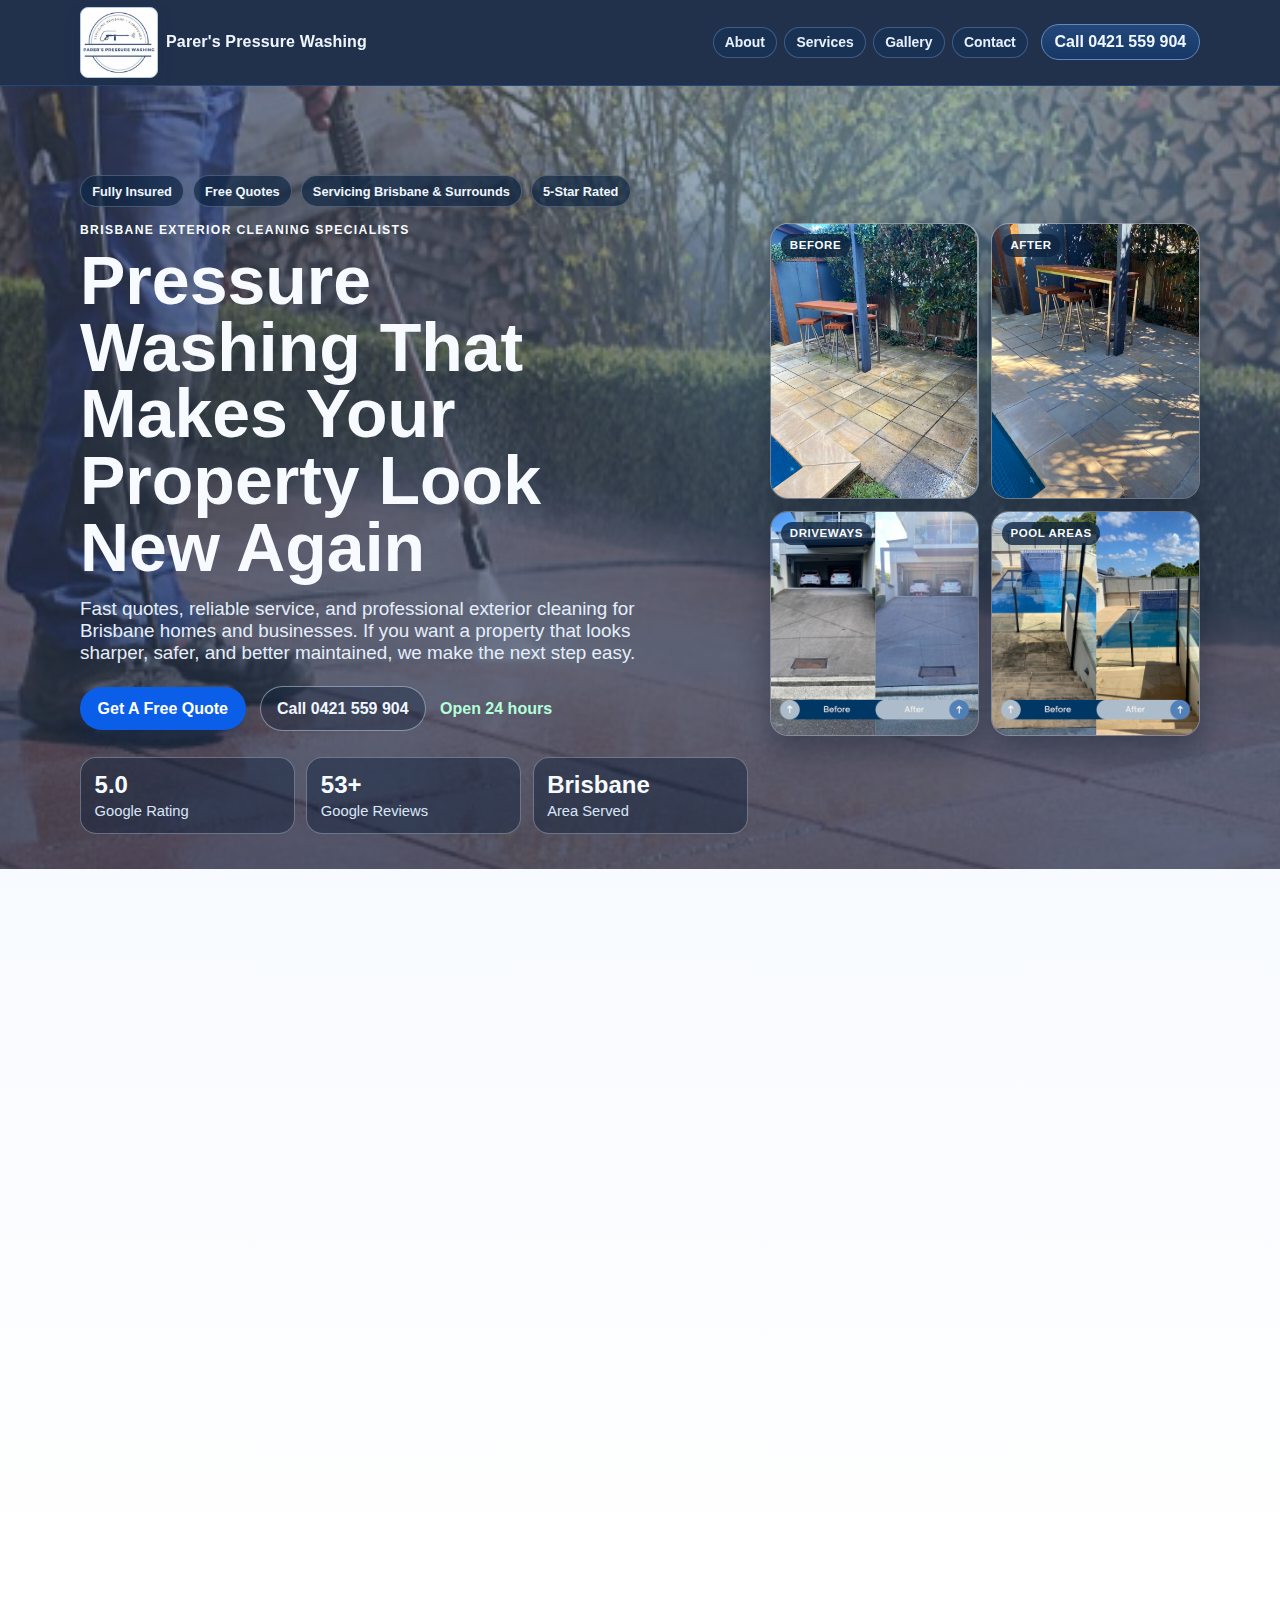
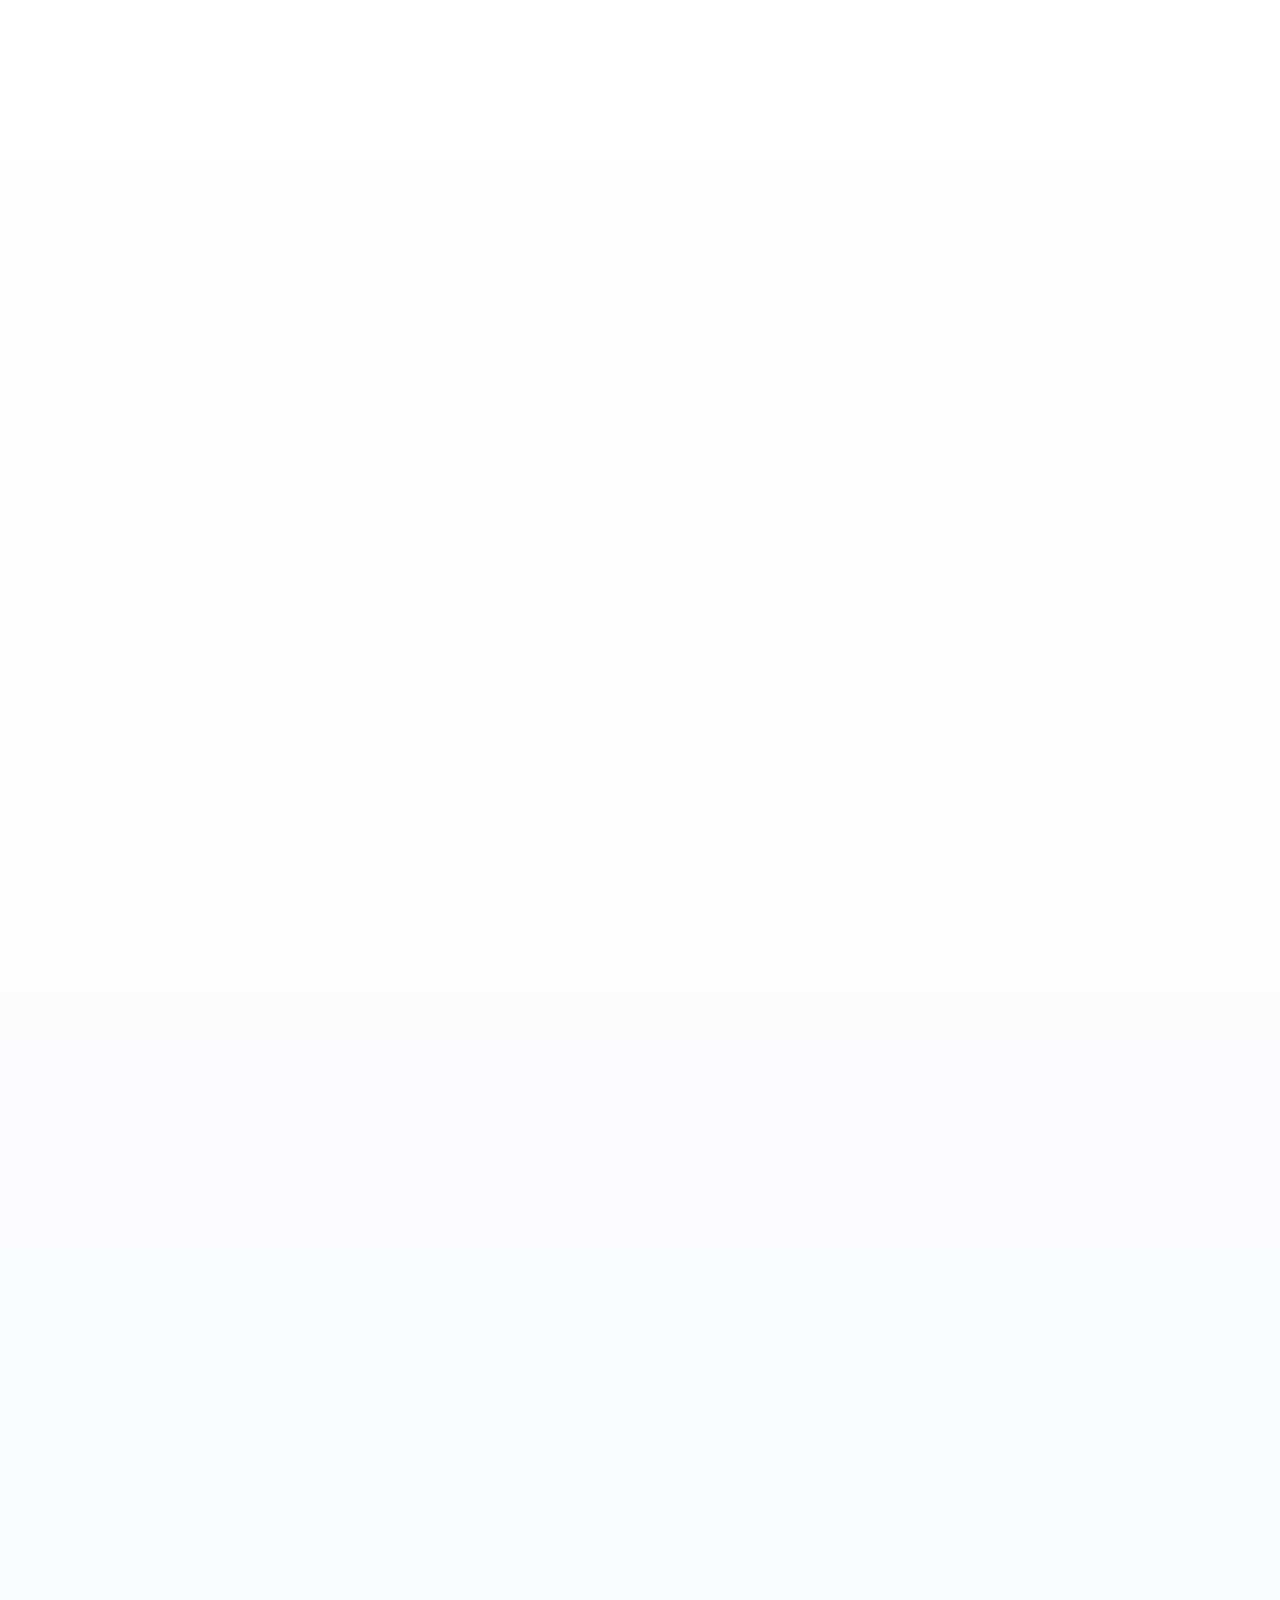
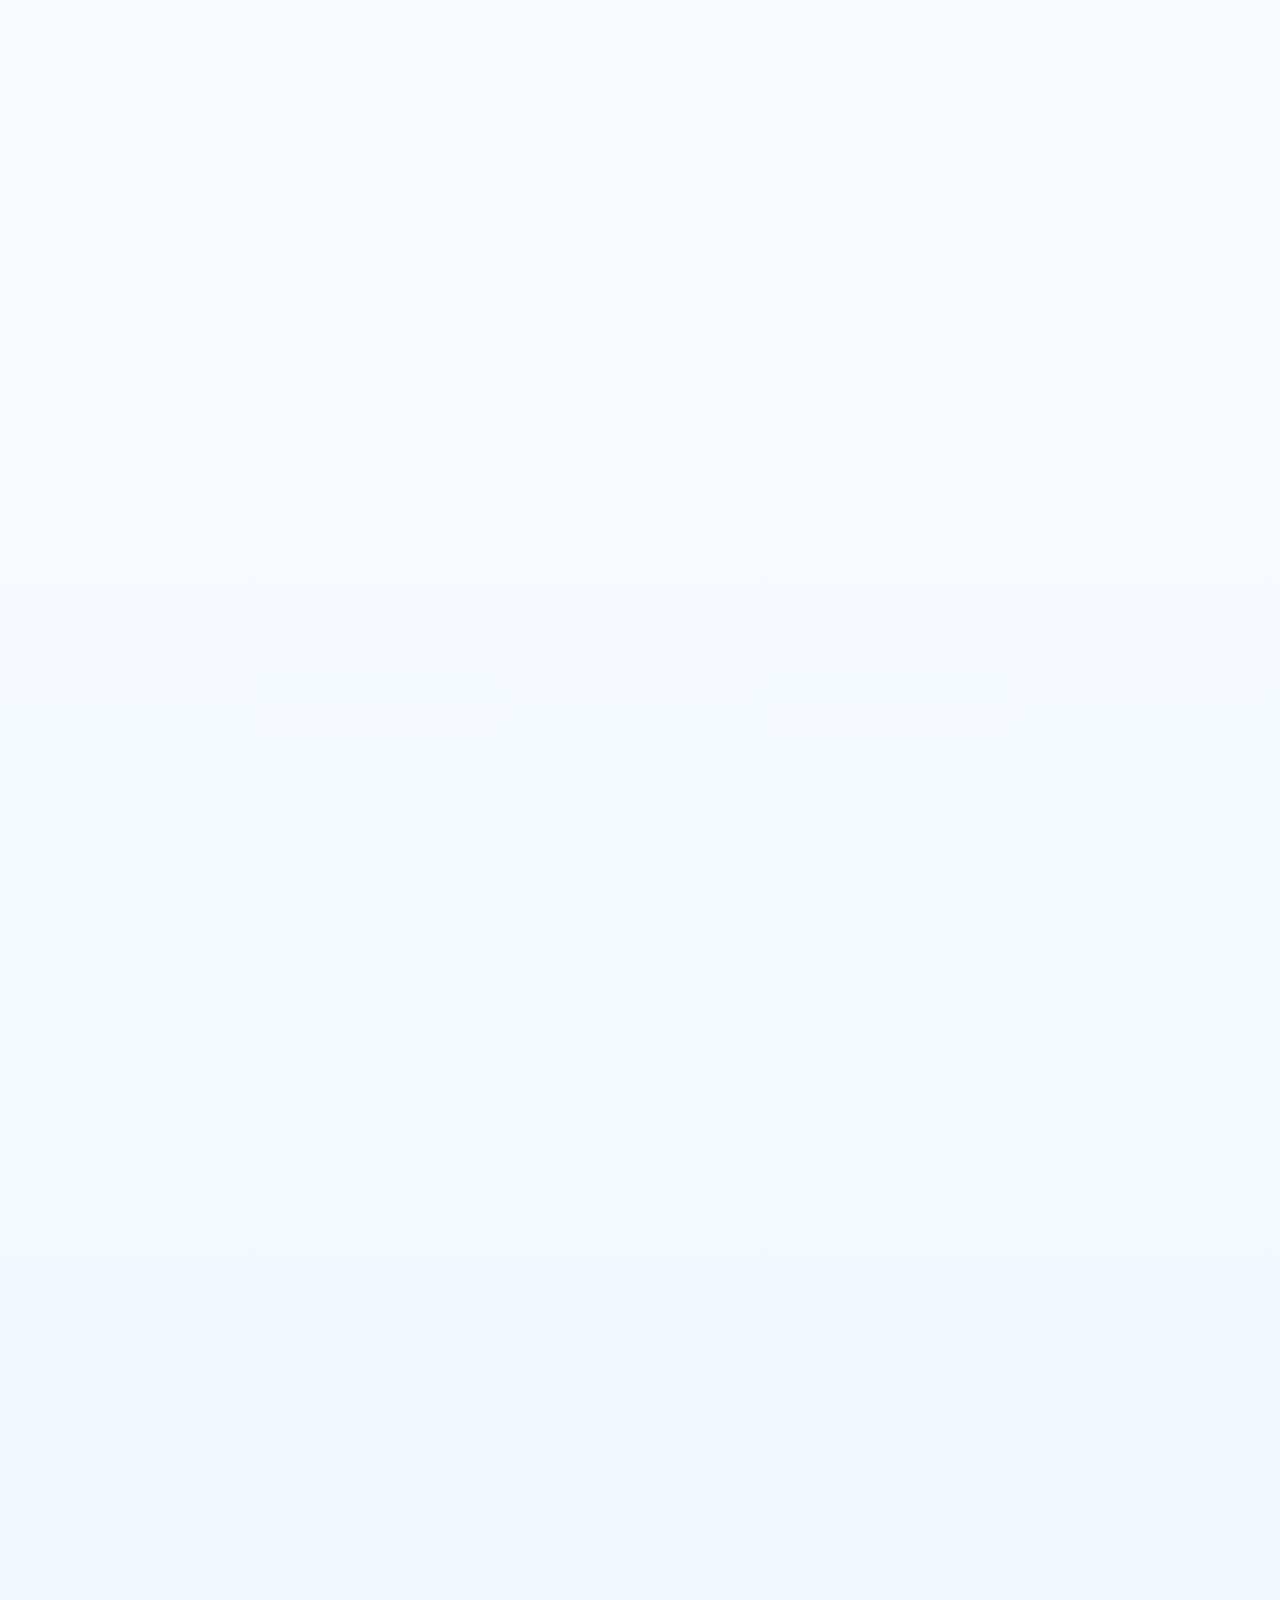
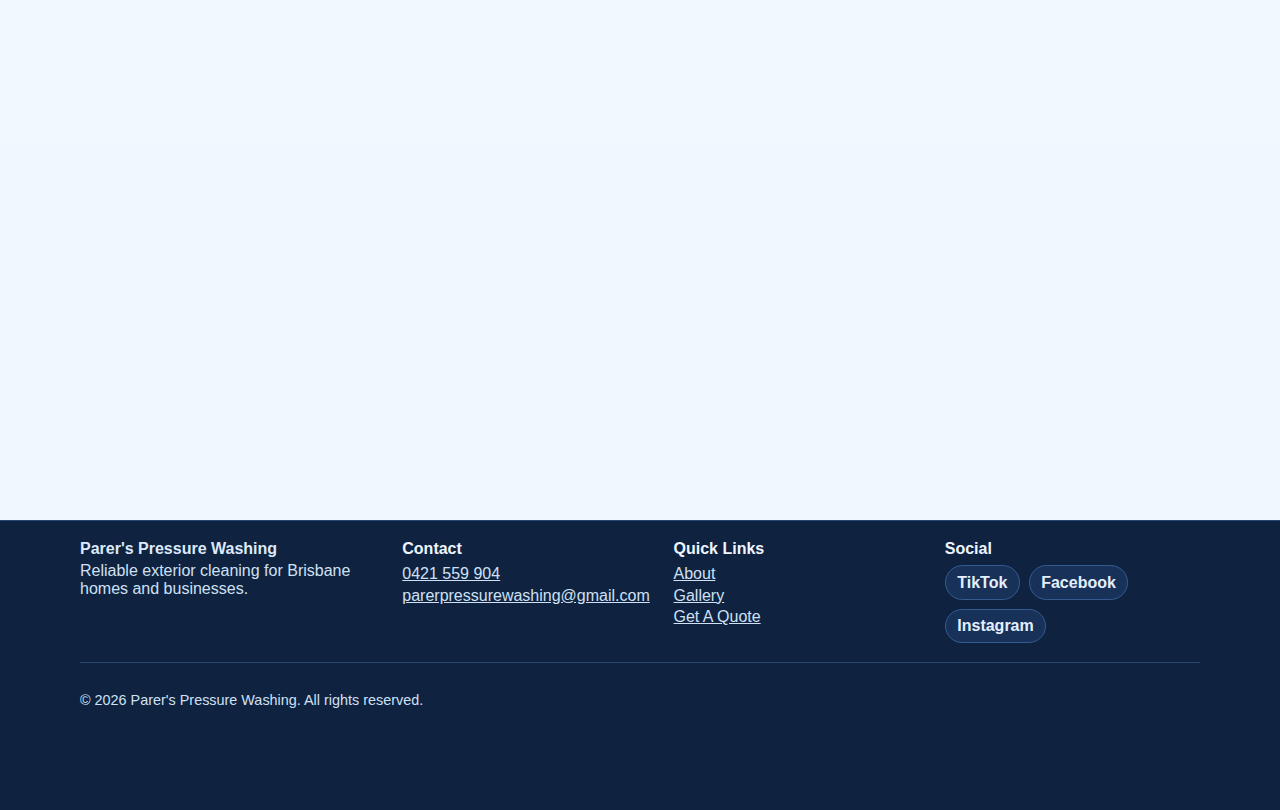
<file: index.html>
<!doctype html>
<html lang="en">
  <head>
    <meta charset="UTF-8" />
    <meta name="viewport" content="width=device-width, initial-scale=1.0" />
    <title>Parer's Pressure Washing | Exterior Cleaning In Brisbane</title>
    <meta name="description" content="Professional exterior cleaning for Brisbane homes and businesses. Free quotes, 5-star rated service, and reliable pressure washing, house washing, roof cleaning, window cleaning, and lawn care." />
    <meta property="og:title" content="Parer's Pressure Washing | Exterior Cleaning In Brisbane" />
    <meta property="og:description" content="Fast quotes, reliable service, and professional exterior cleaning for Brisbane homes and businesses." />
    <meta property="og:image" content="./media/logo-user.png" />
    <meta property="og:type" content="website" />
    <link rel="stylesheet" href="./styles.css" />
    <script>
      window.PARER_GOOGLE_MAPS_API_KEY = "";
    </script>
    <script type="application/ld+json">
      {
        "@context": "https://schema.org",
        "@type": "LocalBusiness",
        "name": "Parer's Pressure Washing",
        "telephone": "0421 559 904",
        "email": "parerpressurewashing@gmail.com",
        "areaServed": "Brisbane and surrounding suburbs",
        "description": "Exterior cleaning for homes and businesses including pressure washing, soft washing, roof cleaning, window cleaning, driveway cleaning and lawn care.",
        "address": {
          "@type": "PostalAddress",
          "addressLocality": "Brisbane",
          "addressRegion": "QLD",
          "addressCountry": "AU"
        }
      }
    </script>
  </head>
  <body>
    <main>
      <header class="topBar">
        <div class="container navInner">
          <a class="brand" href="./index.html">
            <img src="./media/logo-user.png" alt="Parer's Pressure Washing logo" class="brandLogo" />
            <span>Parer's Pressure Washing</span>
          </a>
          <nav>
            <a href="./about.html">About</a>
            <a href="#services">Services</a>
            <a href="./gallery.html">Gallery</a>
            <a href="#contact">Contact</a>
          </nav>
          <a class="navCta" href="tel:0421559904">Call 0421 559 904</a>
        </div>
      </header>

      <section class="hero" data-animate>
        <div class="heroOverlay"></div>
        <div class="container heroContent">
          <div class="trustRow">
            <span class="trustPill">Fully Insured</span>
            <span class="trustPill">Free Quotes</span>
            <span class="trustPill">Servicing Brisbane &amp; Surrounds</span>
            <span class="trustPill">5-Star Rated</span>
          </div>
          <div class="heroLayout">
            <div class="heroCopy">
              <p class="kicker">Brisbane Exterior Cleaning Specialists</p>
              <h1>Pressure Washing That Makes Your Property Look New Again</h1>
              <p class="lead">Fast quotes, reliable service, and professional exterior cleaning for Brisbane homes and businesses. If you want a property that looks sharper, safer, and better maintained, we make the next step easy.</p>
              <div class="heroCta">
                <a class="primaryBtn" href="#contact">Get A Free Quote</a>
                <a class="secondaryBtn" href="tel:0421559904">Call 0421 559 904</a>
                <p class="status">Open 24 hours</p>
              </div>
              <div class="stats">
                <article>
                  <a class="reviewStatLink" href="https://g.page/r/CV0RI7Dp9FrVEAE/review" target="_blank" rel="noreferrer">
                    <h2>5.0</h2>
                    <p>Google Rating</p>
                  </a>
                </article>
                <article>
                  <a class="reviewStatLink" href="https://g.page/r/CV0RI7Dp9FrVEAE/review" target="_blank" rel="noreferrer">
                    <h2>53+</h2>
                    <p>Google Reviews</p>
                  </a>
                </article>
                <article>
                  <h2>Brisbane</h2>
                  <p>Area Served</p>
                </article>
              </div>
            </div>
            <div class="heroPhotos">
              <div class="heroPhotoCard beforeCard">
                <span class="photoTag">Before</span>
                <img src="./media/hero-before-1.jpg" alt="Before exterior cleaning result showing built-up dirt" width="527" height="700" />
              </div>
              <div class="heroPhotoCard afterCard">
                <span class="photoTag">After</span>
                <img src="./media/hero-after-1.jpg" alt="After exterior cleaning result showing restored surfaces" width="528" height="700" />
              </div>
              <div class="heroPhotoCard lowerCard">
                <span class="photoTag">Driveways</span>
                <img src="./media/hero-driveways.png" alt="Driveway before and after cleaning comparison" width="1020" height="1020" />
              </div>
              <div class="heroPhotoCard lowerCard">
                <span class="photoTag">Pool Areas</span>
                <img src="./media/hero-pool-areas.png" alt="Pool area before and after cleaning comparison" width="1020" height="1020" />
              </div>
            </div>
          </div>
        </div>
      </section>

      <section class="section container serviceAreaSection" data-animate>
        <div class="sectionHead">
          <p class="eyebrow">Service Area</p>
          <h2>Trusted Across Brisbane And Nearby Suburbs</h2>
          <p class="sectionIntro">We service homes and businesses across inner Brisbane and surrounding areas, with flexible scheduling and fast quote turnaround.</p>
        </div>
        <div class="areaChips">
          <span>Brisbane CBD</span>
          <span>South Brisbane</span>
          <span>West End</span>
          <span>Paddington</span>
          <span>New Farm</span>
          <span>Bulimba</span>
          <span>Carindale</span>
          <span>Indooroopilly</span>
        </div>
      </section>

      <section id="services" class="section container" data-animate>
        <div class="sectionHead" data-animate>
          <p class="eyebrow">Our Services</p>
          <h2>Complete Exterior Cleaning For Homes And Businesses</h2>
          <p class="sectionIntro">Each service is tailored to the surface, access conditions, and level of build-up so you get a clean that looks better and lasts longer.</p>
        </div>
        <div class="serviceGrid serviceGridWide">
          <article class="serviceCard" data-animate><h3>House Washing</h3><p>Low-pressure soft washing for painted homes, rendered walls, and delicate exterior finishes.</p><ul class="servicePoints"><li>Includes mould and grime treatment</li><li>Ideal for weathered facades and painted exteriors</li><li>Leaves the home fresher, brighter, and protected</li></ul></article>
          <article class="serviceCard" data-animate><h3>Driveway &amp; Concrete Cleaning</h3><p>High-pressure cleaning for driveways, paths, concrete slabs, and hardstand areas.</p><ul class="servicePoints"><li>Includes dirt, moss, and stain lift</li><li>Ideal for slippery or darkened concrete</li><li>Improves presentation and reduces slip risk</li></ul></article>
          <article class="serviceCard" data-animate><h3>Roof &amp; Solar Panel Cleaning</h3><p>Careful cleaning to remove grime, organic growth, and surface debris from roofs and panels.</p><ul class="servicePoints"><li>Includes debris and lichen removal</li><li>Ideal for tiled roofs and dusty solar panels</li><li>Supports drainage and cleaner energy capture</li></ul></article>
          <article class="serviceCard" data-animate><h3>Window Cleaning</h3><p>Exterior window cleaning for a crisp, clear finish that improves natural light and street appeal.</p><ul class="servicePoints"><li>Includes residue and spotting removal</li><li>Ideal for homes, storefronts, and upper glass</li><li>Delivers a cleaner, sharper final presentation</li></ul></article>
          <article class="serviceCard" data-animate><h3>Deck &amp; Fence Washing</h3><p>Targeted washing for timber, painted fences, and outdoor entertaining areas.</p><ul class="servicePoints"><li>Includes dirt and mildew removal</li><li>Ideal before staining, sealing, or repainting</li><li>Refreshes colour and extends presentation life</li></ul></article>
          <article class="serviceCard" data-animate><h3>Commercial Exterior Cleaning</h3><p>Exterior cleaning for shopfronts, facades, entries, shared areas, and business premises.</p><ul class="servicePoints"><li>Includes flexible booking windows</li><li>Ideal for customer-facing businesses</li><li>Keeps sites cleaner, safer, and more professional</li></ul></article>
          <article class="serviceCard" data-animate><h3>Lawn Care</h3><p>Routine lawn care that keeps the front and back of your property tidy, neat, and inspection-ready.</p><ul class="servicePoints"><li>Includes mowing, edging, and tidy-up</li><li>Ideal for homes needing a cleaner finish overall</li><li>Helps the whole property look better maintained</li></ul></article>
        </div>
      </section>

      <section class="section container pricingSection" data-animate>
        <div class="pricingCard">
          <p class="eyebrow">Pricing Guidance</p>
          <h2>Clear Quotes Without Guesswork</h2>
          <p>We provide fast, obligation-free quotes based on property size, access, surface type, and condition. Quotes are tailored to the job so you know exactly what you are paying for before work begins.</p>
        </div>
      </section>

      <section id="gallery" class="section gallerySection" data-animate>
        <div class="container">
          <div class="sectionHead" data-animate>
            <p class="eyebrow">Recent Work</p>
            <h2>Project Gallery</h2>
            <p class="sectionIntro">A snapshot of real work completed across Brisbane homes and outdoor areas.</p>
          </div>
          <div class="galleryGrid">
            <div class="galleryTile" data-animate><img src="./media/gb-photo-1.jpg" alt="Pressure washing project photo 1" width="800" height="800" /></div>
            <div class="galleryTile" data-animate><img src="./media/gb-photo-2.jpg" alt="Pressure washing project photo 2" width="800" height="800" /></div>
            <div class="galleryTile" data-animate><img src="./media/gb-photo-3.jpg" alt="Pressure washing project photo 3" width="800" height="800" /></div>
            <div class="galleryTile" data-animate><img src="./media/gb-photo-4.jpg" alt="Pressure washing project photo 4" width="800" height="800" /></div>
            <div class="galleryTile" data-animate><img src="./media/gb-photo-5.jpg" alt="Pressure washing project photo 5" width="800" height="800" /></div>
            <div class="galleryTile" data-animate><img src="./media/gb-photo-6.jpg" alt="Pressure washing project photo 6" width="800" height="800" /></div>
          </div>
          <div class="galleryCtaWrap">
            <a class="primaryBtn" href="./gallery.html">View Full Gallery</a>
          </div>
        </div>
      </section>

      <section class="section container reviewsMini" data-animate>
        <p class="eyebrow">Customer Feedback</p>
        <h2><a class="reviewsHeadingLink" href="https://g.page/r/CV0RI7Dp9FrVEAE/review" target="_blank" rel="noreferrer">Read Our Google Reviews</a></h2>
        <p>Verified 5-star feedback from clients who value reliability, communication, and a quality finish.</p>
        <div class="reviewViewport">
          <div class="reviewTrack" id="review-track"></div>
        </div>
        <a class="primaryBtn" href="https://g.page/r/CV0RI7Dp9FrVEAE/review" target="_blank" rel="noreferrer">View All Reviews</a>
      </section>

      <section class="section container faqSection" data-animate>
        <div class="sectionHead">
          <p class="eyebrow">FAQ</p>
          <h2>Common Questions Before You Book</h2>
        </div>
        <div class="faqGrid">
          <details class="faqItem"><summary>Do you provide free quotes?</summary><p>Yes. We provide free quotes based on the job size, access, and surface condition.</p></details>
          <details class="faqItem"><summary>What areas do you service?</summary><p>We service Brisbane and surrounding suburbs, with flexible booking for residential and commercial jobs.</p></details>
          <details class="faqItem"><summary>Is soft washing safe for painted surfaces?</summary><p>Yes. Soft washing uses lower pressure and suitable cleaning solutions to avoid damaging delicate surfaces.</p></details>
          <details class="faqItem"><summary>How long does the job take?</summary><p>Most jobs vary depending on scope, but we can give a realistic timeframe during quoting.</p></details>
          <details class="faqItem"><summary>Do I need to be home?</summary><p>Not always. We can confirm access and site requirements during booking so the process stays simple.</p></details>
        </div>
      </section>

      <section id="contact" class="section container" data-animate>
        <div class="quoteFormWrap" data-animate>
          <div class="quoteInfoColumn">
            <p class="eyebrow">Get A Quote</p>
            <h2>Tell Us About Your Property</h2>
            <p class="quoteIntro">Submit your details and we will contact you for a quote.</p>
            <p class="quoteTrustLine">Common bookings in Ashgrove, Paddington, New Farm, and surrounding Brisbane suburbs.</p>
            <div class="nextSteps">
              <h3>What Happens Next</h3>
              <p>We review your request, confirm the property details, and contact you with the next available quote and booking options.</p>
            </div>
          </div>
          <div class="quoteFormColumn">
            <form class="quoteForm" id="quote-form" method="POST" novalidate>
              <label for="name">Name</label>
              <input id="name" name="name" type="text" autocomplete="name" required />

              <label for="phone">Phone Number</label>
              <input id="phone" name="phone" type="tel" inputmode="tel" autocomplete="tel" required />

              <label for="email">Email</label>
              <input id="email" name="email" type="email" autocomplete="email" required />

              <label for="address">Address</label>
              <div class="addressFieldWrap">
                <input id="address" name="address" type="text" autocomplete="street-address" placeholder="Start typing your full street address" required />
                <div id="address-options" class="addressOptions" hidden></div>
              </div>

              <label for="service">Service Needed</label>
              <select id="service" name="service" required>
                <option value="" disabled selected>Select a service</option>
                <option value="House Washing">House Washing</option>
                <option value="Driveway & Concrete Cleaning">Driveway & Concrete Cleaning</option>
                <option value="Roof & Solar Panel Cleaning">Roof & Solar Panel Cleaning</option>
                <option value="Window Cleaning">Window Cleaning</option>
                <option value="Pressure Washing">Pressure Washing</option>
                <option value="Deck & Fence Washing">Deck & Fence Washing</option>
                <option value="Commercial Exterior Cleaning">Commercial Exterior Cleaning</option>
                <option value="Lawn Care">Lawn Care</option>
              </select>

              <label for="description">Job Description (max 50 words)</label>
              <textarea id="description" name="description" rows="4" required></textarea>
              <small id="desc-help" class="fieldHelp">0/50 words</small>

              <button class="primaryBtn" type="submit">Request Quote</button>
              <small id="form-status" class="fieldHelp" aria-live="polite"></small>
            </form>
            <div id="success-panel" class="successPanel" hidden>
              <p class="eyebrow">Request Received</p>
              <h3>Thank You</h3>
              <p>We have your request and will contact you shortly to confirm the details and next available booking time.</p>
              <a class="secondaryBtn successCall" href="tel:0421559904">Need us sooner? Call 0421 559 904</a>
            </div>
          </div>
        </div>
        <div class="contactBackup" data-animate>
          <p class="eyebrow">Need A Faster Response?</p>
          <h2>Contact Us Directly</h2>
          <ul class="contactList">
            <li><strong>Phone:</strong> <a href="tel:0421559904">0421 559 904</a></li>
            <li><strong>Email:</strong> <a href="mailto:parerpressurewashing@gmail.com">parerpressurewashing@gmail.com</a></li>
            <li><strong>Service Area:</strong> Brisbane &amp; surrounding suburbs</li>
            <li><strong>Response Time:</strong> Same-day replies where possible</li>
          </ul>
        </div>
      </section>

      <footer class="siteFooter">
        <div class="container footerGrid">
          <div>
            <p class="footerTitle">Parer's Pressure Washing</p>
            <p class="footerCopy">Reliable exterior cleaning for Brisbane homes and businesses.</p>
          </div>
          <div>
            <p class="footerHeading">Contact</p>
            <p class="footerCopy"><a href="tel:0421559904">0421 559 904</a></p>
            <p class="footerCopy"><a href="mailto:parerpressurewashing@gmail.com">parerpressurewashing@gmail.com</a></p>
          </div>
          <div>
            <p class="footerHeading">Quick Links</p>
            <p class="footerCopy"><a href="./about.html">About</a></p>
            <p class="footerCopy"><a href="./gallery.html">Gallery</a></p>
            <p class="footerCopy"><a href="#contact">Get A Quote</a></p>
          </div>
          <div>
            <p class="footerHeading">Social</p>
            <div class="socialLinks">
              <a href="https://www.tiktok.com/@parerspressurewashing" target="_blank" rel="noreferrer">TikTok</a>
              <a href="https://www.facebook.com/search/top?q=parer's%20pressure%20washing" target="_blank" rel="noreferrer">Facebook</a>
              <a href="https://www.instagram.com/" target="_blank" rel="noreferrer">Instagram</a>
            </div>
          </div>
        </div>
        <div class="container footerBottom">
          <p>© 2026 Parer's Pressure Washing. All rights reserved.</p>
        </div>
      </footer>

      <div class="mobileCtaBar">
        <a href="tel:0421559904">Call Now</a>
        <a href="#contact">Get Quote</a>
      </div>
    </main>
    <script>
      (function () {
        if ("scrollRestoration" in history) {
          history.scrollRestoration = "manual";
        }
        window.addEventListener("pageshow", function () {
          if (!window.location.hash) {
            window.scrollTo({ top: 0, left: 0, behavior: "auto" });
          }
        });

        var reviewTrack = document.getElementById("review-track");
        var reviews = [
          { name: "Campbell C.", date: "2 weeks ago", text: "Excellent service from start to finish. The house came up like new and the team was friendly and professional." },
          { name: "Grania F.", date: "1 month ago", text: "Prompt quote, great communication, and fantastic results on our driveway and paths. Highly recommend." },
          { name: "Richard W.", date: "1 month ago", text: "Very happy with the quality of work. Everything was completed carefully and on time." },
          { name: "Judy H.", date: "2 months ago", text: "Excellent, professional service with great attention to detail. The result was outstanding." },
          { name: "Sarah S.", date: "2 months ago", text: "Excellent customer service and workmanship. The home exterior looked brand new afterwards." },
          { name: "Kavin N.", date: "3 months ago", text: "Responsive, competitive quote and a prompt, professional job. Would happily use again." }
        ];
        var reviewIndex = 0;
        var reviewTimer = null;
        var reviewCardWidth = 0;

        function renderReviews() {
          if (!reviewTrack) return;
          reviewTrack.innerHTML = "";
          var carouselReviews = reviews.concat(reviews.slice(0, 3));
          carouselReviews.forEach(function (review) {
            var card = document.createElement("article");
            card.className = "reviewCard";
            card.innerHTML =
              '<div class="reviewBadge">Reviewed on Google</div>' +
              '<p class="reviewName">' + review.name + '</p>' +
              '<p class="reviewDate">' + review.date + '</p>' +
              '<img class="reviewStars" src="./media/stars-5.jpg" alt="5 star review" />' +
              '<p class="reviewText">' + review.text + '</p>' +
              '<p class="reviewMeta">Google Review • 5.0</p>';
            reviewTrack.appendChild(card);
          });
          updateReviewMetrics();
        }

        function updateReviewMetrics() {
          if (!reviewTrack) return;
          var firstCard = reviewTrack.querySelector(".reviewCard");
          if (!firstCard) return;
          var style = window.getComputedStyle(reviewTrack);
          var gap = parseFloat(style.columnGap || style.gap || "0");
          reviewCardWidth = firstCard.getBoundingClientRect().width + gap;
          reviewTrack.style.transform = "translateX(" + (-reviewIndex * reviewCardWidth) + "px)";
        }

        function scheduleReviewRotation() {
          if (!reviewTrack) return;
          reviewTimer = window.setTimeout(function () {
            reviewIndex += 1;
            reviewTrack.style.transform = "translateX(" + (-reviewIndex * reviewCardWidth) + "px)";
            if (reviewIndex === reviews.length) {
              window.setTimeout(function () {
                reviewTrack.classList.add("no-transition");
                reviewIndex = 0;
                reviewTrack.style.transform = "translateX(0px)";
                window.setTimeout(function () { reviewTrack.classList.remove("no-transition"); }, 50);
              }, 520);
            }
            scheduleReviewRotation();
          }, 5000);
        }

        if (reviewTrack) {
          renderReviews();
          scheduleReviewRotation();
          window.addEventListener("resize", updateReviewMetrics);
        }

        var form = document.getElementById("quote-form");
        var desc = document.getElementById("description");
        var descHelp = document.getElementById("desc-help");
        var nameField = document.getElementById("name");
        var phoneField = document.getElementById("phone");
        var emailField = document.getElementById("email");
        var addressField = document.getElementById("address");
        var serviceField = document.getElementById("service");
        var addressOptions = document.getElementById("address-options");
        var successPanel = document.getElementById("success-panel");
        var addressLookupTimer = null;
        var addressSession = 0;
        var googleMapsApiKey = window.PARER_GOOGLE_MAPS_API_KEY || "";
        var googlePlacesReady = false;
        var googlePlacesLoading = null;
        var googleAutocompleteService = null;
        var googlePlacesService = null;
        if (!form) return;

        function wordCount(value) {
          return value.trim() ? value.trim().split(/\s+/).length : 0;
        }

        function updateWordCount() {
          if (!desc || !descHelp) return;
          var words = wordCount(desc.value);
          descHelp.textContent = words + "/50 words";
          descHelp.classList.toggle("over", words > 50);
        }

        if (desc) {
          desc.addEventListener("input", updateWordCount);
          updateWordCount();
        }

        function scrollToField(field) {
          if (!field) return;
          field.scrollIntoView({ behavior: "smooth", block: "center" });
          window.setTimeout(function () { field.focus({ preventScroll: true }); }, 250);
        }

        function isValidEmail(value) {
          return /^[^\s@]+@[^\s@]+\.[^\s@]+$/.test(value);
        }

        function isValidPhone(value) {
          var normalized = value.replace(/[^\d+]/g, "");
          if (/^0[23478]\d{8}$/.test(normalized)) return true;
          if (/^\+61[23478]\d{8}$/.test(normalized)) return true;
          if (/^61[23478]\d{8}$/.test(normalized)) return true;
          return false;
        }

        function setStatus(message, type) {
          var status = document.getElementById("form-status");
          if (!status) return;
          status.textContent = message;
          status.classList.remove("is-success", "is-error", "is-pending");
          if (type) status.classList.add(type);
        }

        function hideAddressOptions() {
          addressSession += 1;
          if (!addressOptions) return;
          addressOptions.innerHTML = "";
          addressOptions.hidden = true;
        }

        function setSuggestionOptions(items) {
          if (!addressOptions || !addressField) return;
          addressOptions.innerHTML = "";
          items.forEach(function (item) {
            var button = document.createElement("button");
            button.type = "button";
            button.className = "addressOption";
            button.textContent = item.label;
            button.addEventListener("mousedown", function (event) {
              event.preventDefault();
              if (item.onSelect) {
                item.onSelect();
              } else {
                addressField.value = item.label;
                hideAddressOptions();
              }
            });
            addressOptions.appendChild(button);
          });
          addressOptions.hidden = items.length === 0;
        }

        function formatAddressResult(item) {
          if (!item || !item.address) return item && item.display_name ? item.display_name : "";
          var address = item.address;
          var streetLine = [address.house_number, address.road].filter(Boolean).join(" ");
          var locality = address.suburb || address.neighbourhood || address.city || address.town || address.village;
          return [streetLine, locality, address.state, address.postcode].filter(Boolean).join(", ");
        }

        function initGooglePlacesServices() {
          if (!window.google || !window.google.maps || !window.google.maps.places) return false;
          googleAutocompleteService = new window.google.maps.places.AutocompleteService();
          googlePlacesService = new window.google.maps.places.PlacesService(document.createElement("div"));
          googlePlacesReady = true;
          return true;
        }

        function loadGooglePlaces() {
          if (!googleMapsApiKey) return Promise.resolve(false);
          if (googlePlacesReady) return Promise.resolve(true);
          if (googlePlacesLoading) return googlePlacesLoading;
          googlePlacesLoading = new Promise(function (resolve) {
            if (initGooglePlacesServices()) {
              resolve(true);
              return;
            }
            var script = document.createElement("script");
            script.src = "https://maps.googleapis.com/maps/api/js?key=" + encodeURIComponent(googleMapsApiKey) + "&libraries=places";
            script.async = true;
            script.defer = true;
            script.onload = function () { resolve(initGooglePlacesServices()); };
            script.onerror = function () { resolve(false); };
            document.head.appendChild(script);
          });
          return googlePlacesLoading;
        }

        function updateAddressSuggestionsFallback(query, currentSession) {
          fetch("https://nominatim.openstreetmap.org/search?format=jsonv2&addressdetails=1&limit=6&countrycodes=au&dedupe=1&q=" + encodeURIComponent(query + " Brisbane Queensland"))
            .then(function (response) { return response.ok ? response.json() : []; })
            .then(function (results) {
              if (currentSession !== addressSession || !addressOptions || document.activeElement !== addressField) return;
              var items = (Array.isArray(results) ? results : []).map(function (item) {
                var label = formatAddressResult(item);
                return label && label.indexOf(",") !== -1 ? { label: label } : null;
              }).filter(Boolean);
              setSuggestionOptions(items);
            })
            .catch(function () { hideAddressOptions(); });
        }

        function updateAddressSuggestionsGoogle(query, currentSession) {
          if (!googleAutocompleteService || !googlePlacesService) {
            updateAddressSuggestionsFallback(query, currentSession);
            return;
          }
          googleAutocompleteService.getPlacePredictions({
            input: query,
            componentRestrictions: { country: "au" },
            types: ["address"]
          }, function (predictions, status) {
            if (currentSession !== addressSession || !addressOptions || document.activeElement !== addressField) return;
            if (!predictions || status !== window.google.maps.places.PlacesServiceStatus.OK) {
              hideAddressOptions();
              return;
            }
            var items = predictions.slice(0, 6).map(function (prediction) {
              return {
                label: prediction.description,
                onSelect: function () {
                  googlePlacesService.getDetails({
                    placeId: prediction.place_id,
                    fields: ["formatted_address"]
                  }, function (place, detailStatus) {
                    addressField.value = detailStatus === window.google.maps.places.PlacesServiceStatus.OK && place && place.formatted_address
                      ? place.formatted_address
                      : prediction.description;
                    hideAddressOptions();
                  });
                }
              };
            });
            setSuggestionOptions(items);
          });
        }

        function updateAddressSuggestions() {
          if (!addressField || !addressOptions || document.activeElement !== addressField) return;
          var query = addressField.value.trim();
          var currentSession = ++addressSession;
          if (query.length < 3) {
            hideAddressOptions();
            return;
          }

          if (googlePlacesReady) {
            updateAddressSuggestionsGoogle(query, currentSession);
            return;
          }

          if (googleMapsApiKey) {
            loadGooglePlaces().then(function (loaded) {
              if (currentSession !== addressSession || document.activeElement !== addressField) return;
              if (loaded) {
                updateAddressSuggestionsGoogle(query, currentSession);
              } else {
                updateAddressSuggestionsFallback(query, currentSession);
              }
            });
            return;
          }

          updateAddressSuggestionsFallback(query, currentSession);
        }

        if (addressField) {
          addressField.addEventListener("input", function () {
            window.clearTimeout(addressLookupTimer);
            addressLookupTimer = window.setTimeout(updateAddressSuggestions, 80);
          });
          addressField.addEventListener("blur", function () {
            window.setTimeout(hideAddressOptions, 120);
          });
        }

        form.addEventListener("submit", function (event) {
          event.preventDefault();
          var name = nameField.value.trim();
          var phone = phoneField.value.trim();
          var email = emailField.value.trim();
          var address = addressField.value.trim();
          var service = serviceField.value.trim();
          var description = desc ? desc.value.trim() : "";
          var words = wordCount(description);

          if (!name) { setStatus("Please enter your name.", "is-error"); scrollToField(nameField); return; }
          if (!phone) { setStatus("Please enter your phone number.", "is-error"); scrollToField(phoneField); return; }
          if (!isValidPhone(phone)) { setStatus("Please enter a valid Australian phone number.", "is-error"); scrollToField(phoneField); return; }
          if (!email) { setStatus("Please enter your email.", "is-error"); scrollToField(emailField); return; }
          if (!isValidEmail(email)) { setStatus("Please enter a valid email address.", "is-error"); scrollToField(emailField); return; }
          if (!address) { setStatus("Please enter your address.", "is-error"); scrollToField(addressField); return; }
          if (!service) { setStatus("Please select a service.", "is-error"); scrollToField(serviceField); return; }
          if (!description) { setStatus("Please enter a short description of the job.", "is-error"); scrollToField(desc); return; }
          if (words > 50) { setStatus("Please keep the job description to 50 words or less.", "is-error"); scrollToField(desc); return; }

          setStatus("Sending request...", "is-pending");
          hideAddressOptions();

          var payload = new FormData();
          payload.append("_subject", "Quote request - Parer's Pressure Washing");
          payload.append("_captcha", "false");
          payload.append("name", name);
          payload.append("phone", phone);
          payload.append("email", email);
          payload.append("address", address);
          payload.append("service", service);
          payload.append("description", description);

          fetch("https://formsubmit.co/ajax/parerpressurewashing@gmail.com", {
            method: "POST",
            headers: { Accept: "application/json" },
            body: payload
          })
            .then(function (response) {
              if (!response.ok) throw new Error("Request failed with status " + response.status);
              return response.json();
            })
            .then(function (data) {
              var isSuccess = data && (data.success === true || data.success === "true" || data.message);
              if (isSuccess) {
                setStatus("Request sent. We will contact you shortly.", "is-success");
                form.hidden = true;
                if (successPanel) successPanel.hidden = false;
                form.reset();
                updateWordCount();
              } else {
                setStatus("Form service needs activation. Please check parerpressurewashing@gmail.com for FormSubmit activation email.", "is-error");
              }
            })
            .catch(function () {
              setStatus("Unable to send right now. Please call 0421 559 904.", "is-error");
            });
        });

        var animated = document.querySelectorAll("[data-animate]");
        var observer = new IntersectionObserver(function (entries) {
          entries.forEach(function (entry) {
            if (entry.isIntersecting) {
              entry.target.classList.add("in-view");
              observer.unobserve(entry.target);
            }
          });
        }, { threshold: 0.18 });
        animated.forEach(function (el) { observer.observe(el); });

        var topBar = document.querySelector(".topBar");
        window.addEventListener("scroll", function () {
          if (!topBar) return;
          topBar.classList.toggle("scrolled", window.scrollY > 12);
        }, { passive: true });
      })();
    </script>
  </body>
</html>
</file>
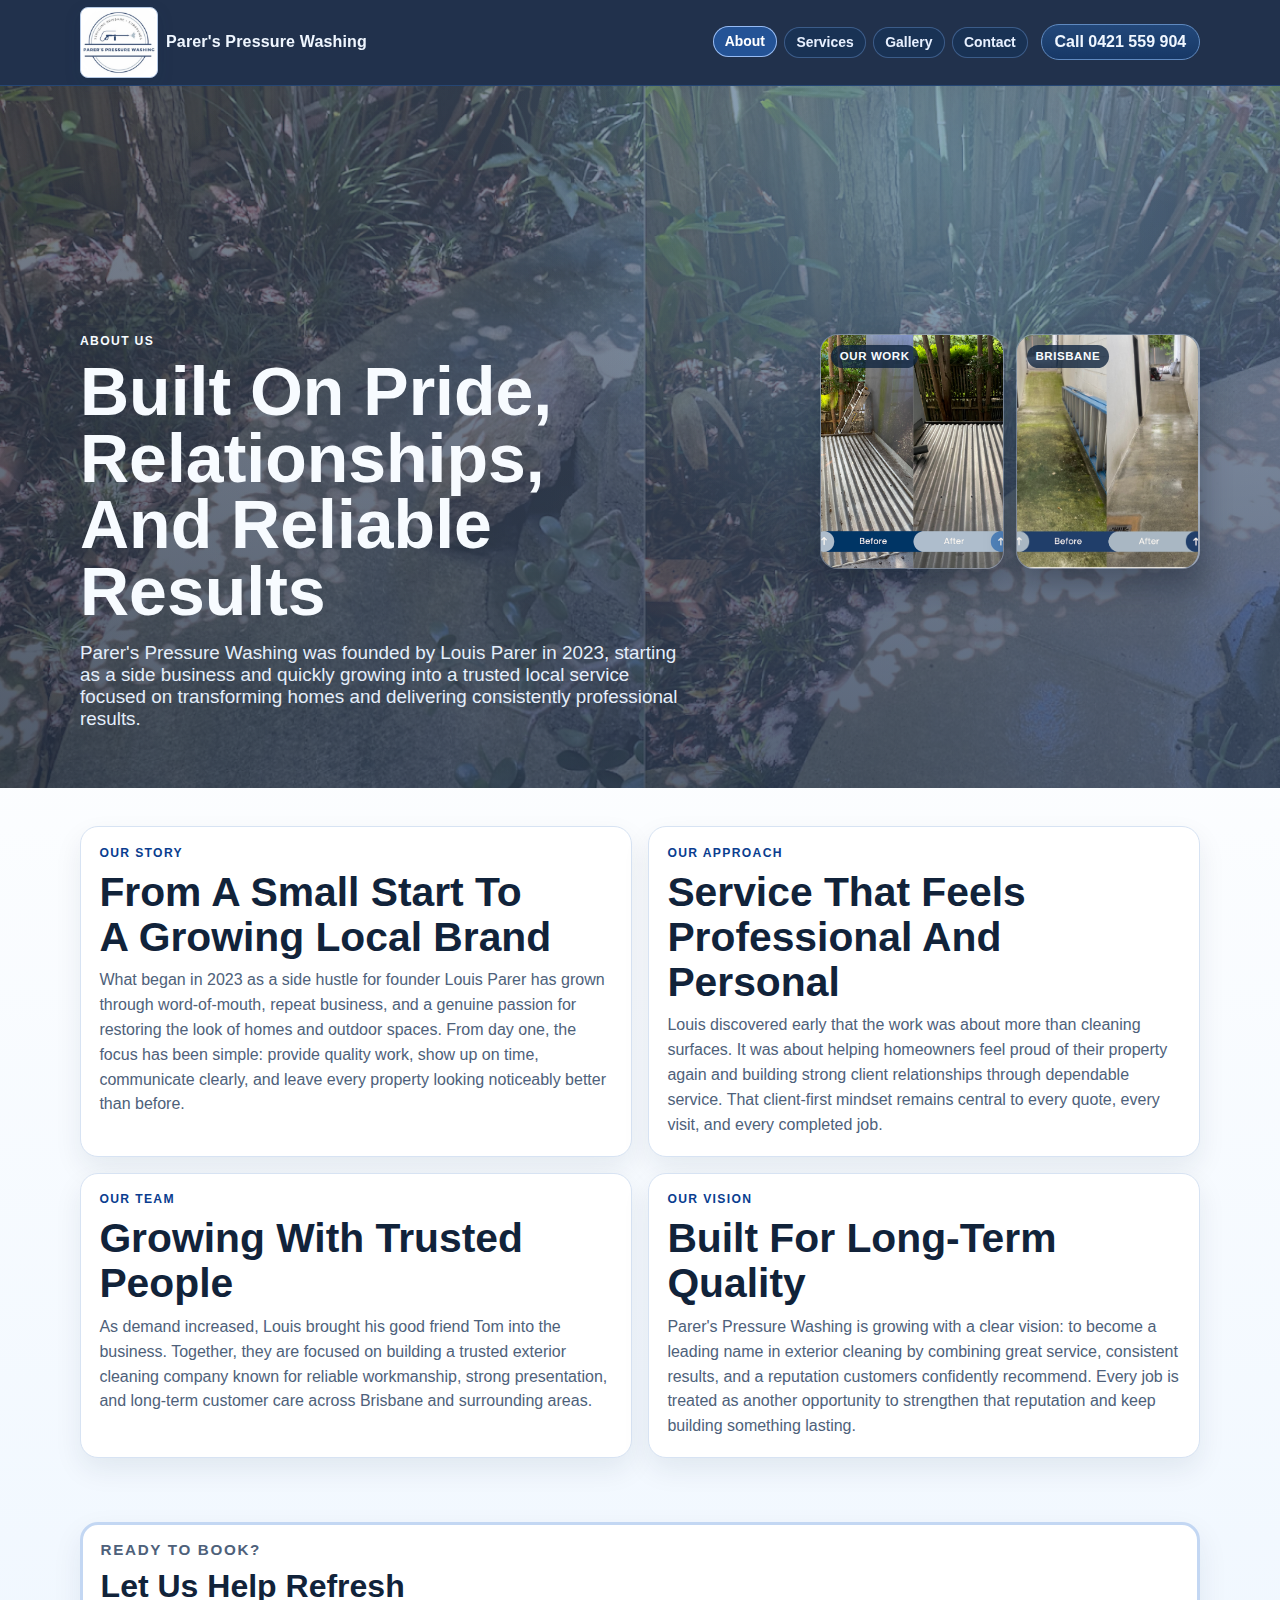
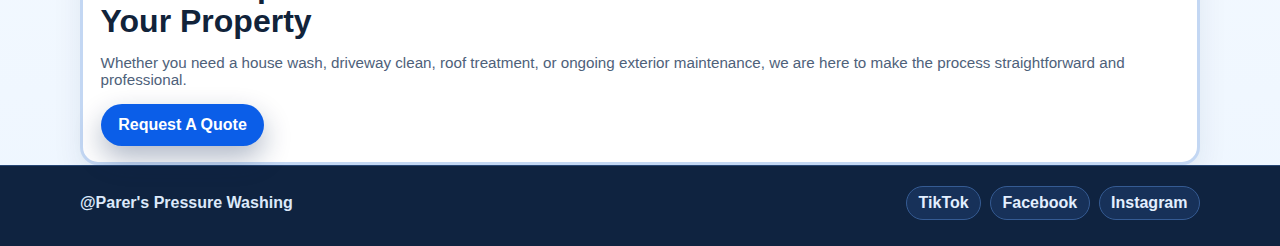
<file: about.html>
<!doctype html>
<html lang="en">
  <head>
    <meta charset="UTF-8" />
    <meta name="viewport" content="width=device-width, initial-scale=1.0" />
    <title>About Us | Parer's Pressure Washing</title>
    <meta name="description" content="Learn about Parer's Pressure Washing and our commitment to high-quality exterior cleaning across Brisbane." />
    <link rel="stylesheet" href="./styles.css" />
  </head>
  <body>
    <main>
      <header class="topBar">
        <div class="container navInner">
          <a class="brand" href="./index.html">
            <img src="./media/logo-user.png" alt="Parer's Pressure Washing logo" class="brandLogo" />
            <span>Parer's Pressure Washing</span>
          </a>
          <nav>
            <a href="./about.html" aria-current="page">About</a>
            <a href="./index.html#services">Services</a>
            <a href="./gallery.html">Gallery</a>
            <a href="./index.html#contact">Contact</a>
          </nav>
          <a class="navCta" href="tel:0421559904">Call 0421 559 904</a>
        </div>
      </header>

      <section class="hero aboutHero">
        <div class="heroOverlay"></div>
        <div class="container heroContent">
          <div class="heroLayout aboutLayout">
            <div class="heroCopy">
              <p class="kicker">About Us</p>
              <h1>Built On Pride, Relationships, And Reliable Results</h1>
              <p class="lead">Parer's Pressure Washing was founded by Louis Parer in 2023, starting as a side business and quickly growing into a trusted local service focused on transforming homes and delivering consistently professional results.</p>
            </div>
            <div class="heroPhotos">
              <div class="heroPhotoCard afterCard">
                <span class="photoTag">Our Work</span>
                <img src="./media/gb-photo-1.jpg" alt="Parer's Pressure Washing team result" />
              </div>
              <div class="heroPhotoCard beforeCard">
                <span class="photoTag">Brisbane</span>
                <img src="./media/gb-photo-3.jpg" alt="Exterior cleaning project in Brisbane" />
              </div>
            </div>
          </div>
        </div>
      </section>

      <section class="section container aboutContent">
        <div class="aboutGrid">
          <article class="aboutCard">
            <p class="eyebrow">Our Story</p>
            <h2>From A Small Start To A Growing Local Brand</h2>
            <p>What began in 2023 as a side hustle for founder Louis Parer has grown through word-of-mouth, repeat business, and a genuine passion for restoring the look of homes and outdoor spaces. From day one, the focus has been simple: provide quality work, show up on time, communicate clearly, and leave every property looking noticeably better than before.</p>
          </article>

          <article class="aboutCard">
            <p class="eyebrow">Our Approach</p>
            <h2>Service That Feels Professional And Personal</h2>
            <p>Louis discovered early that the work was about more than cleaning surfaces. It was about helping homeowners feel proud of their property again and building strong client relationships through dependable service. That client-first mindset remains central to every quote, every visit, and every completed job.</p>
          </article>

          <article class="aboutCard">
            <p class="eyebrow">Our Team</p>
            <h2>Growing With Trusted People</h2>
            <p>As demand increased, Louis brought his good friend Tom into the business. Together, they are focused on building a trusted exterior cleaning company known for reliable workmanship, strong presentation, and long-term customer care across Brisbane and surrounding areas.</p>
          </article>

          <article class="aboutCard">
            <p class="eyebrow">Our Vision</p>
            <h2>Built For Long-Term Quality</h2>
            <p>Parer's Pressure Washing is growing with a clear vision: to become a leading name in exterior cleaning by combining great service, consistent results, and a reputation customers confidently recommend. Every job is treated as another opportunity to strengthen that reputation and keep building something lasting.</p>
          </article>
        </div>
      </section>

      <section class="section container reviewsMini">
        <p class="eyebrow">Ready To Book?</p>
        <h2>Let Us Help Refresh Your Property</h2>
        <p>Whether you need a house wash, driveway clean, roof treatment, or ongoing exterior maintenance, we are here to make the process straightforward and professional.</p>
        <a class="primaryBtn" href="./index.html#contact">Request A Quote</a>
      </section>

      <footer class="siteFooter">
        <div class="container footerInner">
          <p class="footerTitle">@Parer's Pressure Washing</p>
          <div class="socialLinks">
            <a href="https://www.tiktok.com/@parerspressurewashing" target="_blank" rel="noreferrer">TikTok</a>
            <a href="https://www.facebook.com/search/top?q=parer's%20pressure%20washing" target="_blank" rel="noreferrer">Facebook</a>
            <a href="https://www.instagram.com/" target="_blank" rel="noreferrer">Instagram</a>
          </div>
        </div>
      </footer>
    </main>
  </body>
</html>
</file>
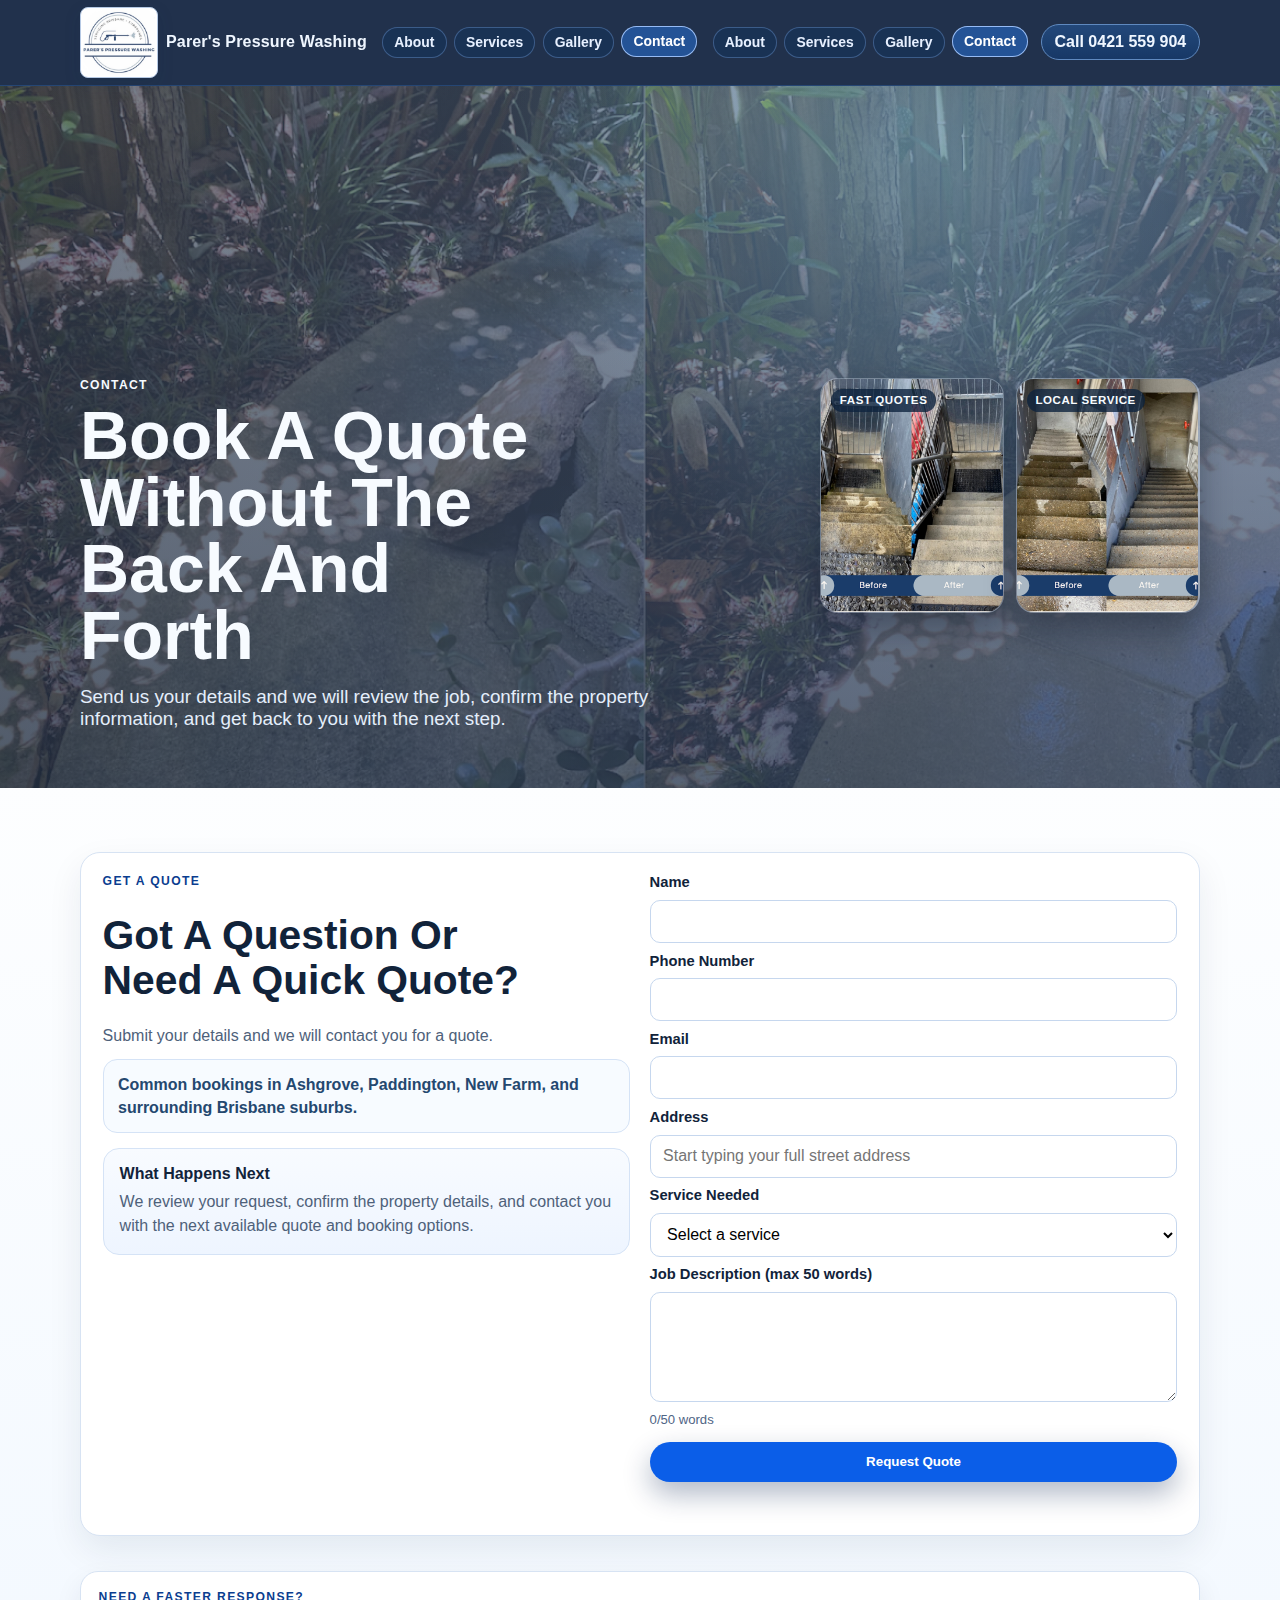
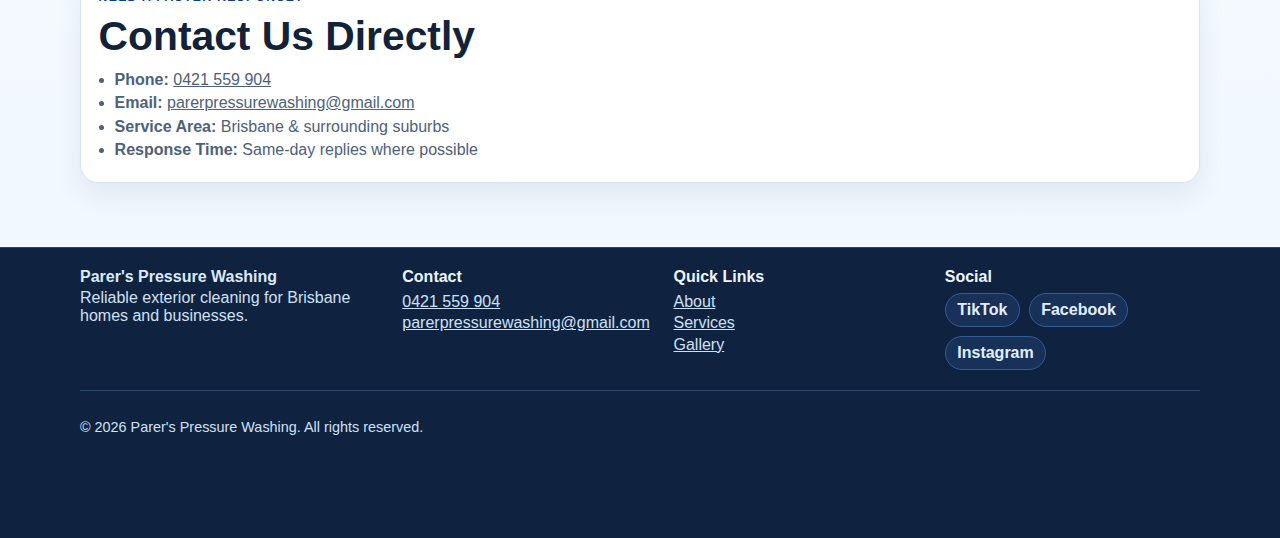
<file: contact.html>
<!doctype html>
<html lang="en">
  <head>
    <meta charset="UTF-8" />
    <meta name="viewport" content="width=device-width, initial-scale=1.0" />
    <title>Contact | Parer's Pressure Washing</title>
    <meta name="description" content="Request a quote or contact Parer's Pressure Washing for exterior cleaning across Brisbane." />
    <link rel="stylesheet" href="./styles.css" />
    <script>
      window.PARER_GOOGLE_MAPS_API_KEY = "";
    </script>
  </head>
  <body data-page="contact">
    <main>
      <header class="topBar">
        <div class="container navInner">
          <a class="brand" href="./index.html">
            <img src="./media/logo-user.png" alt="Parer's Pressure Washing logo" class="brandLogo" />
            <span>Parer's Pressure Washing</span>
          </a>
          <nav class="desktopNav">
            <a href="./about.html">About</a>
            <a href="./index.html#services">Services</a>
            <a href="./gallery.html">Gallery</a>
            <a href="./index.html#contact" aria-current="page">Contact</a>
          </nav>
          <nav class="mobilePageNav" aria-label="Mobile page navigation">
            <a href="./about.html">About</a>
            <a href="./services.html">Services</a>
            <a href="./gallery.html">Gallery</a>
            <a href="./contact.html" aria-current="page">Contact</a>
          </nav>
          <a class="navCta" href="tel:0421559904">Call 0421 559 904</a>
        </div>
      </header>

      <section class="hero aboutHero">
        <div class="heroOverlay"></div>
        <div class="container heroContent">
          <div class="heroLayout aboutLayout">
            <div class="heroCopy">
              <p class="kicker">Contact</p>
              <h1>Book A Quote Without The Back And Forth</h1>
              <p class="lead">Send us your details and we will review the job, confirm the property information, and get back to you with the next step.</p>
            </div>
            <div class="heroPhotos">
              <div class="heroPhotoCard afterCard">
                <span class="photoTag">Fast Quotes</span>
                <img src="./media/gb-photo-2.jpg" alt="Exterior cleaning quote request" width="800" height="800" />
              </div>
              <div class="heroPhotoCard beforeCard">
                <span class="photoTag">Local Service</span>
                <img src="./media/gb-photo-7.jpg" alt="Pressure washing team at work" width="800" height="800" />
              </div>
            </div>
          </div>
        </div>
      </section>

      <section class="section container">
        <div class="quoteFormWrap">
          <div class="quoteInfoColumn">
            <p class="eyebrow">Get A Quote</p>
            <h2>Got A Question Or Need A Quick Quote?</h2>
            <p class="quoteIntro">Submit your details and we will contact you for a quote.</p>
            <p class="quoteTrustLine">Common bookings in Ashgrove, Paddington, New Farm, and surrounding Brisbane suburbs.</p>
            <div class="nextSteps">
              <h3>What Happens Next</h3>
              <p>We review your request, confirm the property details, and contact you with the next available quote and booking options.</p>
            </div>
          </div>
          <div class="quoteFormColumn">
            <form class="quoteForm" id="quote-form" method="POST" novalidate>
              <label for="name">Name</label>
              <input id="name" name="name" type="text" autocomplete="name" required />

              <label for="phone">Phone Number</label>
              <input id="phone" name="phone" type="tel" inputmode="tel" autocomplete="tel" required />

              <label for="email">Email</label>
              <input id="email" name="email" type="email" autocomplete="email" required />

              <label for="address">Address</label>
              <div class="addressFieldWrap">
                <input id="address" name="address" type="text" autocomplete="street-address" placeholder="Start typing your full street address" required />
                <div id="address-options" class="addressOptions" hidden></div>
              </div>

              <label for="service">Service Needed</label>
              <select id="service" name="service" required>
                <option value="" disabled selected>Select a service</option>
                <option value="House Washing">House Washing</option>
                <option value="Driveway & Concrete Cleaning">Driveway & Concrete Cleaning</option>
                <option value="Roof & Solar Panel Cleaning">Roof & Solar Panel Cleaning</option>
                <option value="Window Cleaning">Window Cleaning</option>
                <option value="Pressure Washing">Pressure Washing</option>
                <option value="Deck & Fence Washing">Deck & Fence Washing</option>
                <option value="Commercial Exterior Cleaning">Commercial Exterior Cleaning</option>
                <option value="Lawn Care">Lawn Care</option>
              </select>

              <label for="description">Job Description (max 50 words)</label>
              <textarea id="description" name="description" rows="4" required></textarea>
              <small id="desc-help" class="fieldHelp">0/50 words</small>

              <button class="primaryBtn" type="submit">Request Quote</button>
              <small id="form-status" class="fieldHelp" aria-live="polite"></small>
            </form>
            <div id="success-panel" class="successPanel" hidden>
              <p class="eyebrow">Request Received</p>
              <h3>Thank You</h3>
              <p>We have your request and will contact you shortly to confirm the details and next available booking time.</p>
              <a class="secondaryBtn successCall" href="tel:0421559904">Need us sooner? Call 0421 559 904</a>
            </div>
          </div>
        </div>
        <div class="contactBackup">
          <p class="eyebrow">Need A Faster Response?</p>
          <h2>Contact Us Directly</h2>
          <ul class="contactList">
            <li><strong>Phone:</strong> <a href="tel:0421559904">0421 559 904</a></li>
            <li><strong>Email:</strong> <a href="mailto:parerpressurewashing@gmail.com">parerpressurewashing@gmail.com</a></li>
            <li><strong>Service Area:</strong> Brisbane &amp; surrounding suburbs</li>
            <li><strong>Response Time:</strong> Same-day replies where possible</li>
          </ul>
        </div>
      </section>

      <footer class="siteFooter">
        <div class="container footerGrid">
          <div>
            <p class="footerTitle">Parer's Pressure Washing</p>
            <p class="footerCopy">Reliable exterior cleaning for Brisbane homes and businesses.</p>
          </div>
          <div>
            <p class="footerHeading">Contact</p>
            <p class="footerCopy"><a href="tel:0421559904">0421 559 904</a></p>
            <p class="footerCopy"><a href="mailto:parerpressurewashing@gmail.com">parerpressurewashing@gmail.com</a></p>
          </div>
          <div>
            <p class="footerHeading">Quick Links</p>
            <p class="footerCopy"><a href="./about.html">About</a></p>
            <p class="footerCopy"><a href="./services.html">Services</a></p>
            <p class="footerCopy"><a href="./gallery.html">Gallery</a></p>
          </div>
          <div>
            <p class="footerHeading">Social</p>
            <div class="socialLinks">
              <a href="https://www.tiktok.com/@parerspressurewashing" target="_blank" rel="noreferrer">TikTok</a>
              <a href="https://www.facebook.com/search/top?q=parer's%20pressure%20washing" target="_blank" rel="noreferrer">Facebook</a>
              <a href="https://www.instagram.com/" target="_blank" rel="noreferrer">Instagram</a>
            </div>
          </div>
        </div>
        <div class="container footerBottom">
          <p>© 2026 Parer's Pressure Washing. All rights reserved.</p>
        </div>
      </footer>
    </main>
    <script src="./quote-form.js"></script>
    <script src="./mobile-nav.js"></script>
  </body>
</html>
</file>
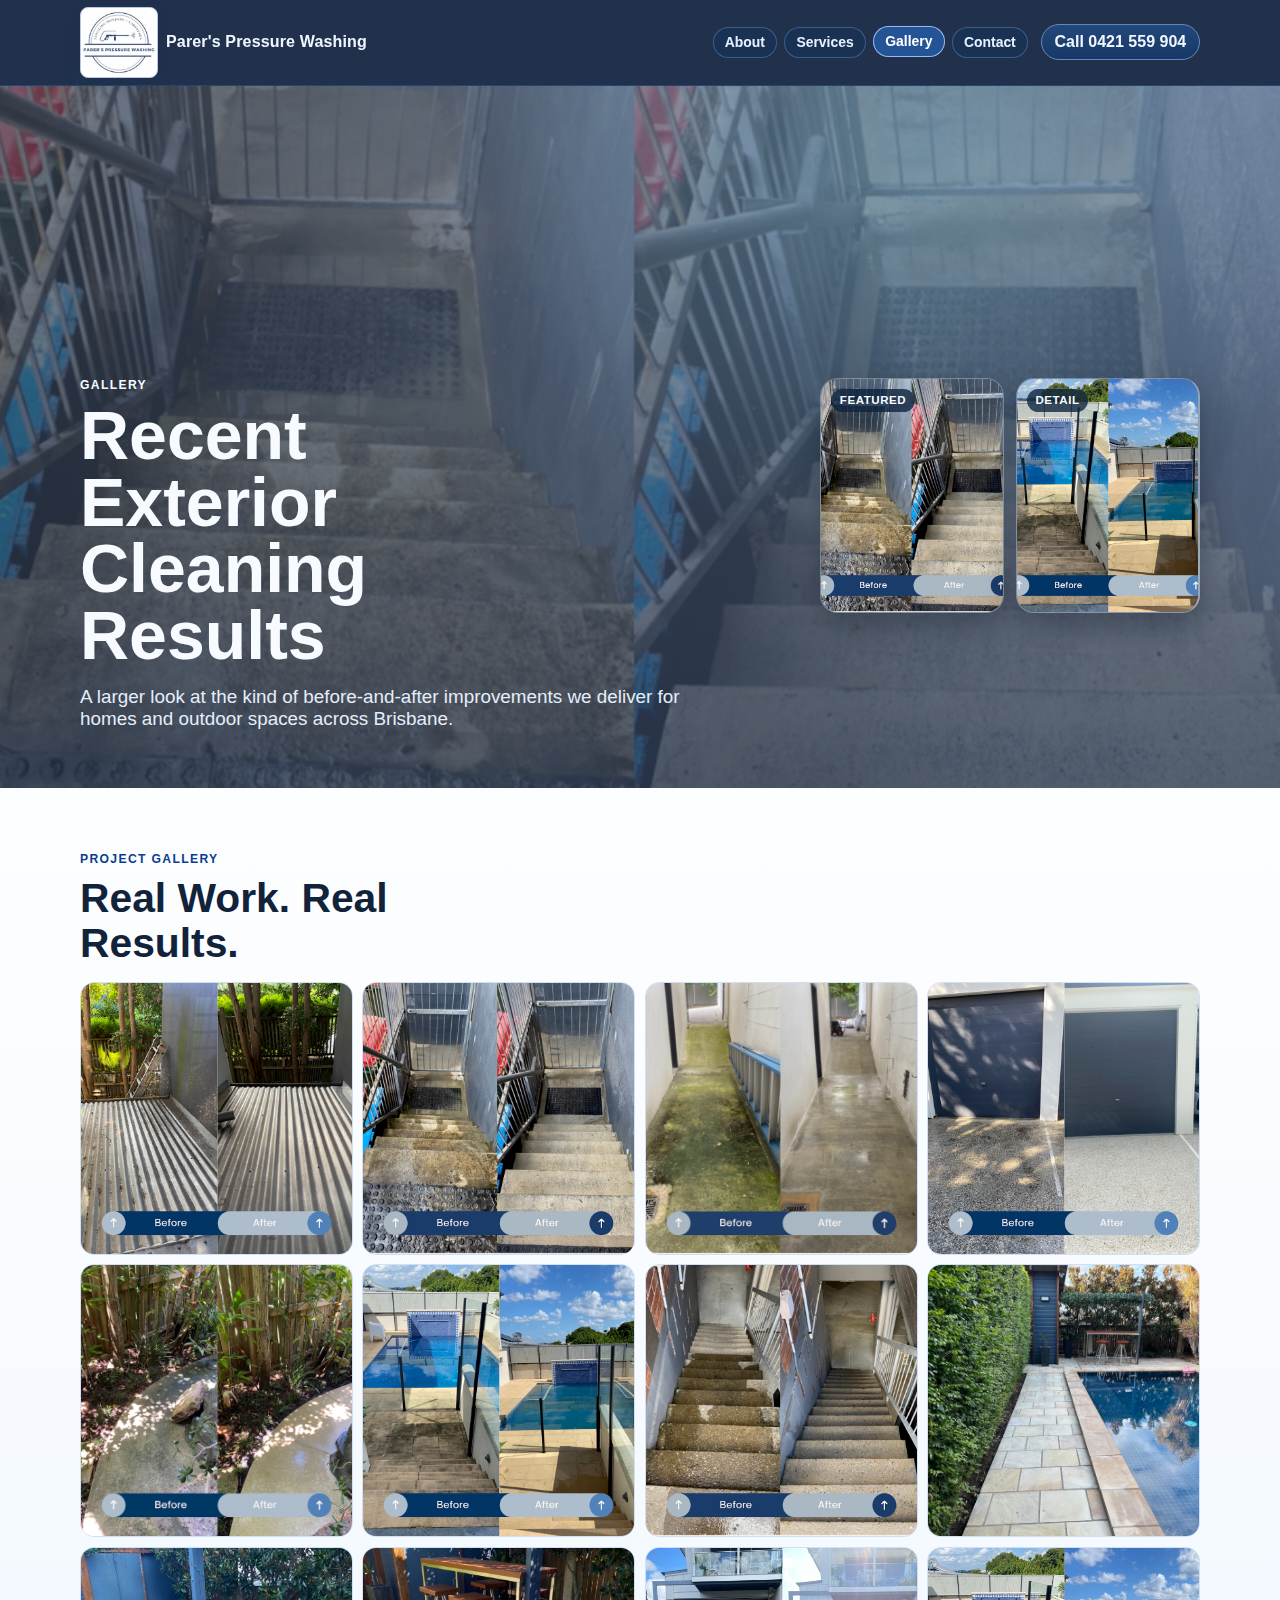
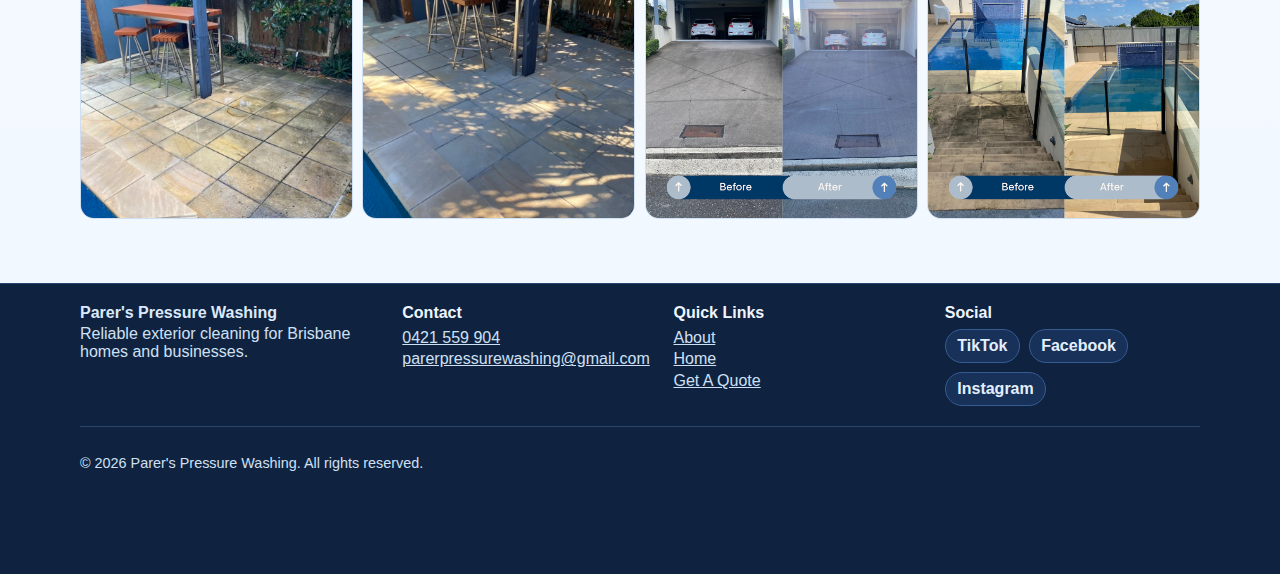
<file: gallery.html>
<!doctype html>
<html lang="en">
  <head>
    <meta charset="UTF-8" />
    <meta name="viewport" content="width=device-width, initial-scale=1.0" />
    <title>Gallery | Parer's Pressure Washing</title>
    <meta name="description" content="View recent exterior cleaning projects from Parer's Pressure Washing across Brisbane." />
    <link rel="stylesheet" href="./styles.css" />
  </head>
  <body>
    <main>
      <header class="topBar">
        <div class="container navInner">
          <a class="brand" href="./index.html">
            <img src="./media/logo-user.png" alt="Parer's Pressure Washing logo" class="brandLogo" />
            <span>Parer's Pressure Washing</span>
          </a>
          <nav>
            <a href="./about.html">About</a>
            <a href="./index.html#services">Services</a>
            <a href="./gallery.html" aria-current="page">Gallery</a>
            <a href="./index.html#contact">Contact</a>
          </nav>
          <a class="navCta" href="tel:0421559904">Call 0421 559 904</a>
        </div>
      </header>

      <section class="hero galleryHero">
        <div class="heroOverlay"></div>
        <div class="container heroContent">
          <div class="heroLayout aboutLayout">
            <div class="heroCopy">
              <p class="kicker">Gallery</p>
              <h1>Recent Exterior Cleaning Results</h1>
              <p class="lead">A larger look at the kind of before-and-after improvements we deliver for homes and outdoor spaces across Brisbane.</p>
            </div>
            <div class="heroPhotos">
              <div class="heroPhotoCard afterCard"><span class="photoTag">Featured</span><img src="./media/gb-photo-2.jpg" alt="Featured exterior cleaning result" width="800" height="800" /></div>
              <div class="heroPhotoCard beforeCard"><span class="photoTag">Detail</span><img src="./media/gb-photo-6.jpg" alt="Detailed exterior cleaning finish" width="800" height="800" /></div>
            </div>
          </div>
        </div>
      </section>

      <section class="section container">
        <div class="sectionHead">
          <p class="eyebrow">Project Gallery</p>
          <h2>Real Work. Real Results.</h2>
        </div>
        <div class="galleryGrid galleryGridLarge">
          <div class="galleryTile"><img src="./media/gb-photo-1.jpg" alt="Pressure washing gallery image 1" width="800" height="800" /></div>
          <div class="galleryTile"><img src="./media/gb-photo-2.jpg" alt="Pressure washing gallery image 2" width="800" height="800" /></div>
          <div class="galleryTile"><img src="./media/gb-photo-3.jpg" alt="Pressure washing gallery image 3" width="800" height="800" /></div>
          <div class="galleryTile"><img src="./media/gb-photo-4.jpg" alt="Pressure washing gallery image 4" width="800" height="800" /></div>
          <div class="galleryTile"><img src="./media/gb-photo-5.jpg" alt="Pressure washing gallery image 5" width="800" height="800" /></div>
          <div class="galleryTile"><img src="./media/gb-photo-6.jpg" alt="Pressure washing gallery image 6" width="800" height="800" /></div>
          <div class="galleryTile"><img src="./media/gb-photo-7.jpg" alt="Pressure washing gallery image 7" width="800" height="800" /></div>
          <div class="galleryTile"><img src="./media/gb-photo-8.jpg" alt="Pressure washing gallery image 8" width="600" height="800" /></div>
          <div class="galleryTile"><img src="./media/hero-before-1.jpg" alt="Before project image" width="527" height="700" /></div>
          <div class="galleryTile"><img src="./media/hero-after-1.jpg" alt="After project image" width="528" height="700" /></div>
          <div class="galleryTile"><img src="./media/hero-driveways.png" alt="Driveway comparison image" width="1020" height="1020" /></div>
          <div class="galleryTile"><img src="./media/hero-pool-areas.png" alt="Pool area comparison image" width="1020" height="1020" /></div>
        </div>
      </section>

      <footer class="siteFooter">
        <div class="container footerGrid">
          <div>
            <p class="footerTitle">Parer's Pressure Washing</p>
            <p class="footerCopy">Reliable exterior cleaning for Brisbane homes and businesses.</p>
          </div>
          <div>
            <p class="footerHeading">Contact</p>
            <p class="footerCopy"><a href="tel:0421559904">0421 559 904</a></p>
            <p class="footerCopy"><a href="mailto:parerpressurewashing@gmail.com">parerpressurewashing@gmail.com</a></p>
          </div>
          <div>
            <p class="footerHeading">Quick Links</p>
            <p class="footerCopy"><a href="./about.html">About</a></p>
            <p class="footerCopy"><a href="./index.html">Home</a></p>
            <p class="footerCopy"><a href="./index.html#contact">Get A Quote</a></p>
          </div>
          <div>
            <p class="footerHeading">Social</p>
            <div class="socialLinks">
              <a href="https://www.tiktok.com/@parerspressurewashing" target="_blank" rel="noreferrer">TikTok</a>
              <a href="https://www.facebook.com/search/top?q=parer's%20pressure%20washing" target="_blank" rel="noreferrer">Facebook</a>
              <a href="https://www.instagram.com/" target="_blank" rel="noreferrer">Instagram</a>
            </div>
          </div>
        </div>
        <div class="container footerBottom">
          <p>© 2026 Parer's Pressure Washing. All rights reserved.</p>
        </div>
      </footer>
    </main>
  </body>
</html>
</file>
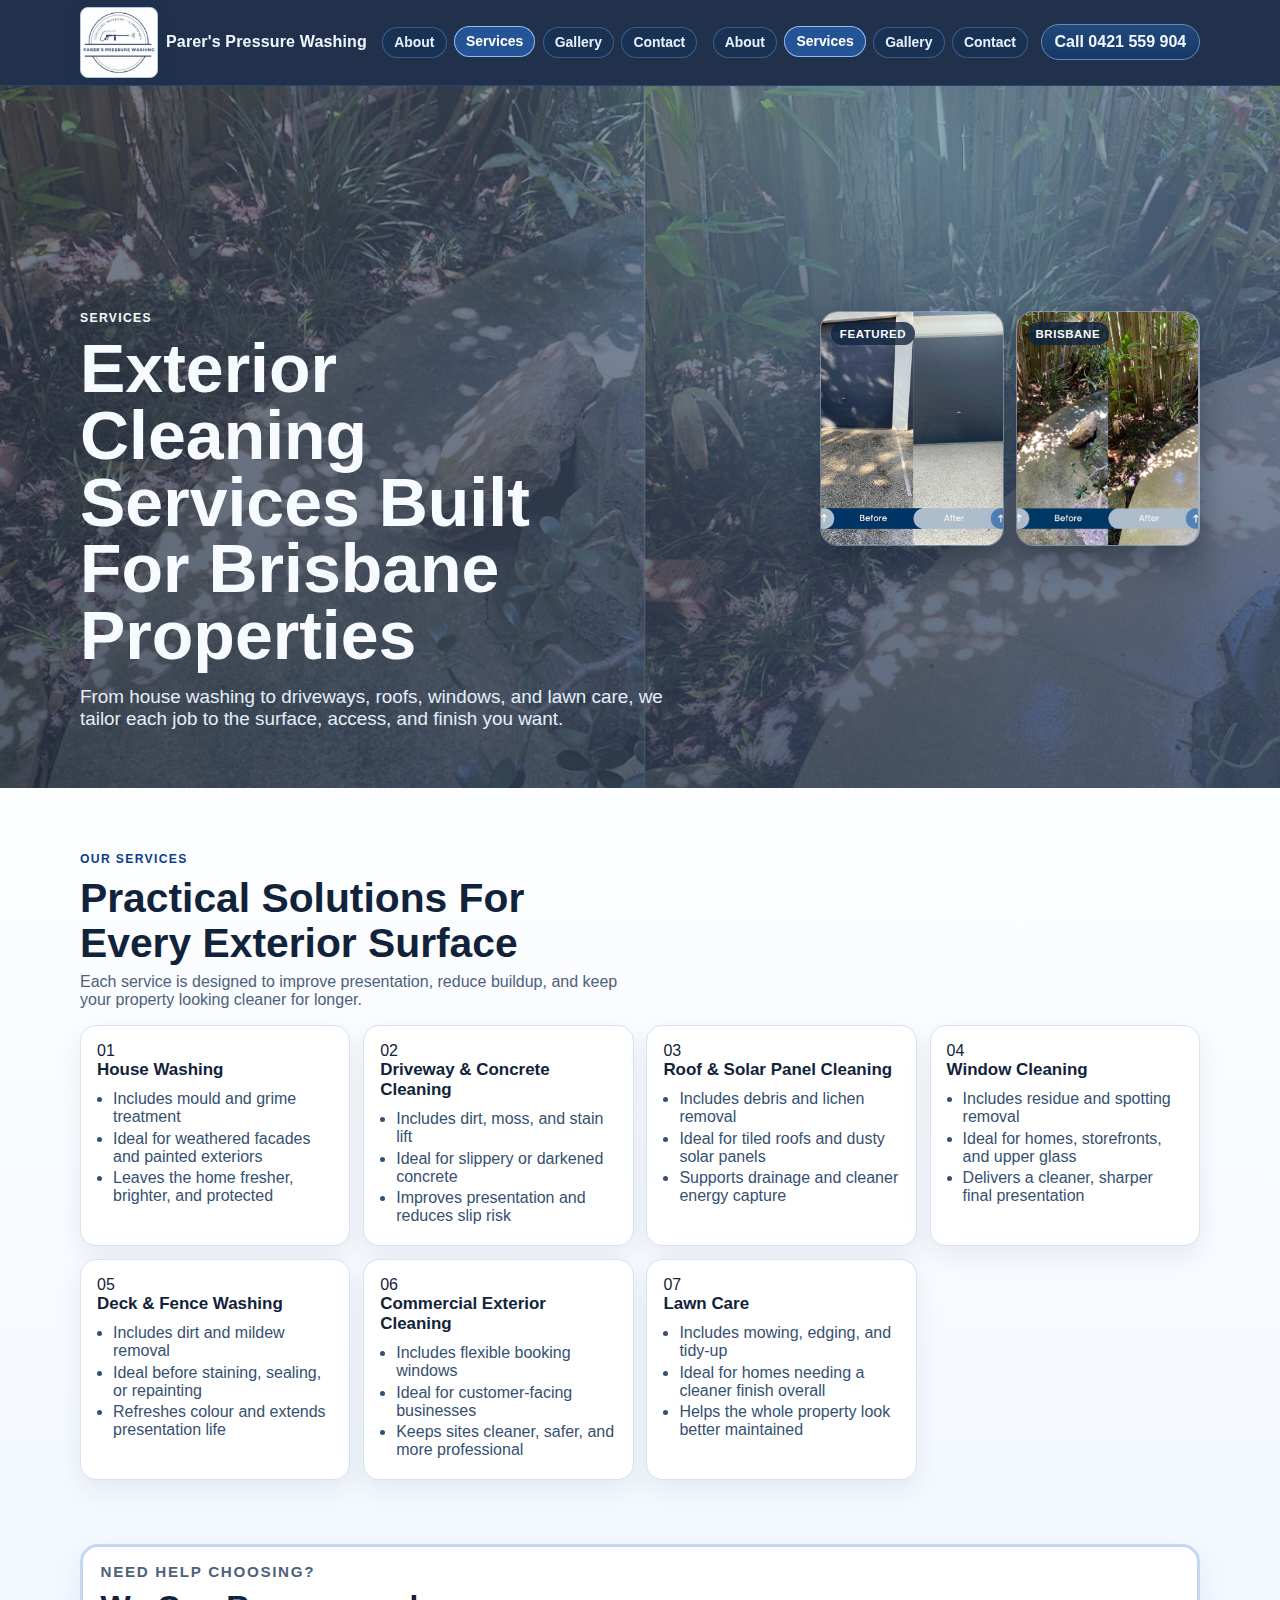
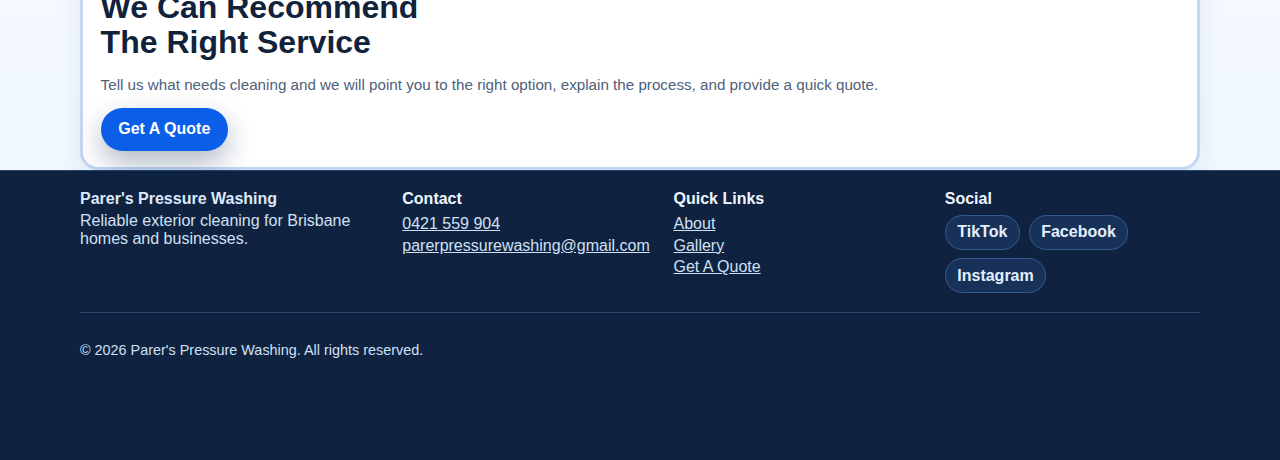
<file: services.html>
<!doctype html>
<html lang="en">
  <head>
    <meta charset="UTF-8" />
    <meta name="viewport" content="width=device-width, initial-scale=1.0" />
    <title>Services | Parer's Pressure Washing</title>
    <meta name="description" content="Explore the exterior cleaning services offered by Parer's Pressure Washing across Brisbane." />
    <link rel="stylesheet" href="./styles.css" />
  </head>
  <body data-page="services">
    <main>
      <header class="topBar">
        <div class="container navInner">
          <a class="brand" href="./index.html">
            <img src="./media/logo-user.png" alt="Parer's Pressure Washing logo" class="brandLogo" />
            <span>Parer's Pressure Washing</span>
          </a>
          <nav class="desktopNav">
            <a href="./about.html">About</a>
            <a href="./index.html#services" aria-current="page">Services</a>
            <a href="./gallery.html">Gallery</a>
            <a href="./index.html#contact">Contact</a>
          </nav>
          <nav class="mobilePageNav" aria-label="Mobile page navigation">
            <a href="./about.html">About</a>
            <a href="./services.html" aria-current="page">Services</a>
            <a href="./gallery.html">Gallery</a>
            <a href="./contact.html">Contact</a>
          </nav>
          <a class="navCta" href="tel:0421559904">Call 0421 559 904</a>
        </div>
      </header>

      <section class="hero aboutHero">
        <div class="heroOverlay"></div>
        <div class="container heroContent">
          <div class="heroLayout aboutLayout">
            <div class="heroCopy">
              <p class="kicker">Services</p>
              <h1>Exterior Cleaning Services Built For Brisbane Properties</h1>
              <p class="lead">From house washing to driveways, roofs, windows, and lawn care, we tailor each job to the surface, access, and finish you want.</p>
            </div>
            <div class="heroPhotos">
              <div class="heroPhotoCard afterCard">
                <span class="photoTag">Featured</span>
                <img src="./media/gb-photo-4.jpg" alt="Exterior cleaning service result" width="800" height="800" />
              </div>
              <div class="heroPhotoCard beforeCard">
                <span class="photoTag">Brisbane</span>
                <img src="./media/gb-photo-5.jpg" alt="Residential exterior cleaning in Brisbane" width="800" height="800" />
              </div>
            </div>
          </div>
        </div>
      </section>

      <section class="section container">
        <div class="sectionHead">
          <p class="eyebrow">Our Services</p>
          <h2>Practical Solutions For Every Exterior Surface</h2>
          <p class="sectionIntro">Each service is designed to improve presentation, reduce buildup, and keep your property looking cleaner for longer.</p>
        </div>
        <div class="serviceGrid serviceGridWide">
          <article class="serviceCard"><span class="serviceBadge">01</span><h3>House Washing</h3><ul class="servicePoints"><li>Includes mould and grime treatment</li><li>Ideal for weathered facades and painted exteriors</li><li>Leaves the home fresher, brighter, and protected</li></ul></article>
          <article class="serviceCard"><span class="serviceBadge">02</span><h3>Driveway &amp; Concrete Cleaning</h3><ul class="servicePoints"><li>Includes dirt, moss, and stain lift</li><li>Ideal for slippery or darkened concrete</li><li>Improves presentation and reduces slip risk</li></ul></article>
          <article class="serviceCard"><span class="serviceBadge">03</span><h3>Roof &amp; Solar Panel Cleaning</h3><ul class="servicePoints"><li>Includes debris and lichen removal</li><li>Ideal for tiled roofs and dusty solar panels</li><li>Supports drainage and cleaner energy capture</li></ul></article>
          <article class="serviceCard"><span class="serviceBadge">04</span><h3>Window Cleaning</h3><ul class="servicePoints"><li>Includes residue and spotting removal</li><li>Ideal for homes, storefronts, and upper glass</li><li>Delivers a cleaner, sharper final presentation</li></ul></article>
          <article class="serviceCard"><span class="serviceBadge">05</span><h3>Deck &amp; Fence Washing</h3><ul class="servicePoints"><li>Includes dirt and mildew removal</li><li>Ideal before staining, sealing, or repainting</li><li>Refreshes colour and extends presentation life</li></ul></article>
          <article class="serviceCard"><span class="serviceBadge">06</span><h3>Commercial Exterior Cleaning</h3><ul class="servicePoints"><li>Includes flexible booking windows</li><li>Ideal for customer-facing businesses</li><li>Keeps sites cleaner, safer, and more professional</li></ul></article>
          <article class="serviceCard"><span class="serviceBadge">07</span><h3>Lawn Care</h3><ul class="servicePoints"><li>Includes mowing, edging, and tidy-up</li><li>Ideal for homes needing a cleaner finish overall</li><li>Helps the whole property look better maintained</li></ul></article>
        </div>
      </section>

      <section class="section container reviewsMini">
        <p class="eyebrow">Need Help Choosing?</p>
        <h2>We Can Recommend The Right Service</h2>
        <p>Tell us what needs cleaning and we will point you to the right option, explain the process, and provide a quick quote.</p>
        <a class="primaryBtn" href="./contact.html">Get A Quote</a>
      </section>

      <footer class="siteFooter">
        <div class="container footerGrid">
          <div>
            <p class="footerTitle">Parer's Pressure Washing</p>
            <p class="footerCopy">Reliable exterior cleaning for Brisbane homes and businesses.</p>
          </div>
          <div>
            <p class="footerHeading">Contact</p>
            <p class="footerCopy"><a href="tel:0421559904">0421 559 904</a></p>
            <p class="footerCopy"><a href="mailto:parerpressurewashing@gmail.com">parerpressurewashing@gmail.com</a></p>
          </div>
          <div>
            <p class="footerHeading">Quick Links</p>
            <p class="footerCopy"><a href="./about.html">About</a></p>
            <p class="footerCopy"><a href="./gallery.html">Gallery</a></p>
            <p class="footerCopy"><a href="./contact.html">Get A Quote</a></p>
          </div>
          <div>
            <p class="footerHeading">Social</p>
            <div class="socialLinks">
              <a href="https://www.tiktok.com/@parerspressurewashing" target="_blank" rel="noreferrer">TikTok</a>
              <a href="https://www.facebook.com/search/top?q=parer's%20pressure%20washing" target="_blank" rel="noreferrer">Facebook</a>
              <a href="https://www.instagram.com/" target="_blank" rel="noreferrer">Instagram</a>
            </div>
          </div>
        </div>
        <div class="container footerBottom">
          <p>© 2026 Parer's Pressure Washing. All rights reserved.</p>
        </div>
      </footer>
    </main>
    <script src="./mobile-nav.js"></script>
  </body>
</html>
</file>
<file: styles.css>
:root {
  --ink: #f7fbff;
  --text: #11233a;
  --muted: #4e617a;
  --line: #d7e3f3;
  --surface: #ffffff;
  --surface-soft: #f4f8ff;
  --accent: #0b5ee8;
  --accent-deep: #0a3d8f;
}

* {
  box-sizing: border-box;
}

html,
body {
  margin: 0;
  padding: 0;
  font-family: "Montserrat", "Avenir Next", "Segoe UI", sans-serif;
  color: var(--text);
  background: linear-gradient(180deg, #edf4ff 0%, #ffffff 28%, #eef6ff 100%);
}

a {
  color: inherit;
}

.container {
  width: min(1120px, 92vw);
  margin: 0 auto;
}

.topBar {
  position: sticky;
  top: 0;
  z-index: 40;
  backdrop-filter: blur(8px);
  background: rgba(10, 28, 56, 0.9);
  border-bottom: 1px solid #254674;
  transition: box-shadow 220ms ease, background 220ms ease;
}

.topBar.scrolled {
  background: rgba(8, 22, 44, 0.96);
  box-shadow: 0 12px 28px rgba(2, 10, 25, 0.36);
}

.navInner {
  display: flex;
  justify-content: space-between;
  align-items: center;
  min-height: 54px;
  gap: 0.8rem;
  padding: 0.42rem 0;
}

.brand {
  margin: 0;
  font-weight: 800;
  letter-spacing: 0.01em;
  display: inline-flex;
  align-items: center;
  gap: 0.5rem;
  text-decoration: none;
  color: #eff6ff;
}

.brandLogo {
  width: 78px;
  height: auto;
  border-radius: 8px;
  border: 1px solid #b6c9e4;
  background: #fff;
  padding: 2px;
  box-shadow: 0 6px 16px rgba(18, 39, 73, 0.18);
}

nav {
  display: flex;
  width: auto;
  justify-content: flex-end;
  gap: 0.45rem;
  flex: 1;
  margin-left: auto;
}

nav a {
  text-decoration: none;
  color: #e7f0ff;
  font-weight: 700;
  font-size: 0.87rem;
  padding: 0.42rem 0.7rem;
  border-radius: 999px;
  border: 1px solid rgba(89, 127, 180, 0.56);
  background: rgba(18, 50, 92, 0.52);
  transition: background 180ms ease, border-color 180ms ease, transform 180ms ease, color 180ms ease;
}

nav a:hover,
nav a[aria-current="page"] {
  background: rgba(36, 88, 160, 0.88);
  border-color: rgba(163, 200, 255, 0.9);
  color: #ffffff;
  transform: translateY(-1px);
}

.navCta {
  text-decoration: none;
  border-radius: 999px;
  padding: 0.5rem 0.8rem;
  border: 1px solid #5f89bf;
  color: #eff6ff;
  font-weight: 700;
  white-space: nowrap;
  background: linear-gradient(180deg, #23487a 0%, #173866 100%);
}

.skipDropdown {
  position: relative;
}

.skipDropdown summary {
  list-style: none;
  cursor: pointer;
  user-select: none;
  border-radius: 999px;
  padding: 0.5rem 0.8rem;
  border: 1px solid #3f69a0;
  color: #eff6ff;
  background: #16345e;
  font-weight: 700;
  font-size: 0.88rem;
}

.skipDropdown summary::-webkit-details-marker {
  display: none;
}

.skipDropdownMenu {
  position: absolute;
  top: calc(100% + 8px);
  left: 0;
  display: flex;
  gap: 0.45rem;
  padding: 0.45rem;
  border-radius: 12px;
  border: 1px solid #3b5f90;
  background: rgba(15, 35, 64, 0.97);
  box-shadow: 0 14px 24px rgba(3, 10, 24, 0.35);
  white-space: nowrap;
}

.skipDropdown:not([open]) .skipDropdownMenu {
  display: none;
}

.skipDropdownMenu a {
  text-decoration: none;
  color: #e4efff;
  border: 1px solid #42689f;
  border-radius: 999px;
  padding: 0.38rem 0.66rem;
  font-size: 0.82rem;
  font-weight: 700;
}

.hero {
  position: relative;
  min-height: 78vh;
  display: grid;
  align-items: end;
  background-image: linear-gradient(114deg, rgba(8, 20, 40, 0.74), rgba(10, 46, 104, 0.56));
  background-size: cover;
  background-position: center;
  overflow: hidden;
}

.hero::before {
  content: "";
  position: absolute;
  inset: 0;
  background-image: url("./media/banner-user.jpg");
  background-size: cover;
  background-position: center;
  opacity: 0.48;
  transform: scale(1.03);
}

.aboutHero::before {
  background-image: url("./media/gb-photo-5.jpg");
  opacity: 0.34;
}

.heroOverlay {
  position: absolute;
  inset: 0;
  background:
    radial-gradient(circle at 72% 10%, rgba(151, 227, 255, 0.29), transparent 38%),
    linear-gradient(180deg, rgba(7, 20, 41, 0.08), rgba(7, 20, 41, 0.45));
}

.heroContent {
  position: relative;
  z-index: 1;
  color: var(--ink);
  padding: clamp(4rem, 7vw, 6.5rem) 0 2.2rem;
}

.heroLayout {
  display: grid;
  grid-template-columns: minmax(0, 1fr) minmax(360px, 430px);
  gap: 1.4rem;
  align-items: start;
}

.heroCopy {
  min-width: 0;
}

.aboutLayout {
  grid-template-columns: minmax(0, 1fr) minmax(280px, 380px);
}

.heroPhotos {
  display: grid;
  grid-template-columns: repeat(2, minmax(0, 1fr));
  gap: 0.7rem;
  align-self: start;
  opacity: 1;
  transform: none;
}

.heroPhotoCard {
  position: relative;
  border-radius: 18px;
  overflow: hidden;
  border: 1px solid rgba(227, 239, 255, 0.25);
  box-shadow: 0 16px 30px rgba(5, 14, 32, 0.34);
  background: rgba(255, 255, 255, 0.08);
}

.heroPhotoCard img {
  display: block;
  width: 100%;
  height: 100%;
  object-fit: cover;
}

.beforeCard,
.afterCard {
  min-height: 235px;
}

.beforeCard {
  border-right: 2px solid rgba(227, 239, 255, 0.42);
}

.lowerCard {
  min-height: 225px;
}

.photoTag {
  position: absolute;
  top: 10px;
  left: 10px;
  z-index: 2;
  border-radius: 999px;
  padding: 0.35rem 0.55rem;
  font-size: 0.72rem;
  font-weight: 800;
  letter-spacing: 0.05em;
  text-transform: uppercase;
  color: #f7fbff;
  background: rgba(13, 34, 61, 0.78);
}

.kicker,
.eyebrow {
  text-transform: uppercase;
  letter-spacing: 0.11em;
  font-size: 0.76rem;
  margin: 0 0 0.65rem;
  font-weight: 700;
}

.eyebrow {
  color: var(--accent-deep);
}

h1,
h2,
h3 {
  margin: 0;
}

h1 {
  font-size: clamp(2.1rem, 6vw, 4.25rem);
  line-height: 0.98;
  max-width: 12.5ch;
}

.lead {
  margin: 1.1rem 0 1.4rem;
  max-width: 58ch;
  font-size: clamp(1rem, 2.1vw, 1.18rem);
  color: #e4eefb;
}

.heroCta {
  display: flex;
  flex-wrap: wrap;
  align-items: center;
  gap: 0.9rem;
}

.primaryBtn {
  text-decoration: none;
  display: inline-flex;
  align-items: center;
  justify-content: center;
  background: var(--accent);
  color: #fff;
  font-weight: 800;
  padding: 0.78rem 1.1rem;
  border-radius: 999px;
  box-shadow: 0 12px 28px rgba(8, 33, 80, 0.32);
}

.primaryBtn:hover {
  background: var(--accent-deep);
}

.status {
  margin: 0;
  color: #b4ffd9;
  font-weight: 700;
}

.stats {
  margin-top: 1.6rem;
  display: grid;
  grid-template-columns: repeat(auto-fit, minmax(150px, 1fr));
  gap: 0.7rem;
}

.stats article {
  border: 1px solid rgba(215, 227, 243, 0.35);
  border-radius: 16px;
  background: rgba(12, 29, 56, 0.44);
  padding: 0.85rem;
}

.stats h2 {
  font-size: 1.5rem;
}

.stats p {
  margin: 0.2rem 0 0;
  color: #d9e6f7;
  font-size: 0.92rem;
}

.reviewStatLink {
  text-decoration: none;
  display: inline-block;
}

.reviewStatLink h2,
.reviewStatLink p {
  transition: transform 180ms ease, color 180ms ease;
}

.reviewStatLink:hover h2,
.reviewStatLink:hover p {
  transform: translateY(-1px);
  color: #ffffff;
}

.section {
  padding: clamp(2.1rem, 5vw, 4rem) 0;
}

.sectionHead {
  margin-bottom: 1rem;
}

.section h2 {
  font-size: clamp(1.5rem, 3.8vw, 2.55rem);
  line-height: 1.1;
  max-width: 20ch;
}

.serviceGrid {
  display: grid;
  grid-template-columns: repeat(3, minmax(0, 1fr));
  gap: 0.8rem;
}

.serviceCard {
  background: var(--surface);
  border: 1px solid var(--line);
  border-radius: 16px;
  padding: 1rem;
  box-shadow: 0 10px 26px rgba(20, 40, 80, 0.08);
}

.serviceCard h3 {
  font-size: 1.06rem;
}

.serviceCard p {
  margin: 0.5rem 0 0;
  color: var(--muted);
  line-height: 1.45;
}

.aboutContent {
  padding-top: 2.4rem;
}

.aboutGrid {
  display: grid;
  grid-template-columns: repeat(2, minmax(0, 1fr));
  gap: 1rem;
}

.aboutCard {
  background: var(--surface);
  border: 1px solid var(--line);
  border-radius: 18px;
  box-shadow: 0 12px 28px rgba(17, 35, 58, 0.08);
  padding: 1.15rem;
}

.aboutCard h2 {
  margin-bottom: 0.55rem;
}

.aboutCard p:last-child {
  margin: 0;
  color: var(--muted);
  line-height: 1.55;
}

.gallerySection {
  background: linear-gradient(180deg, #e9f2ff 0%, #f8fbff 100%);
  border-top: 1px solid var(--line);
  border-bottom: 1px solid var(--line);
}

.reviewsMini {
  background: var(--surface);
  border: 3px solid #c3d7f3;
  border-radius: 18px;
  box-shadow: 0 12px 30px rgba(16, 38, 71, 0.08);
  padding: 1rem 1.1rem;
}

.reviewsMini h2 {
  margin-bottom: 0.5rem;
  font-size: clamp(1.3rem, 3vw, 2rem);
}

.reviewsHeadingLink {
  text-decoration: none;
  color: inherit;
  transition: color 180ms ease;
}

.reviewsHeadingLink:hover {
  color: #0b5ee8;
}

.reviewsMini p {
  color: var(--muted);
  font-size: 0.95rem;
}

.reviewViewport {
  margin: 0.9rem 0 1rem;
  overflow: hidden;
}

.reviewTrack {
  display: grid;
  grid-auto-flow: column;
  grid-auto-columns: calc((100% - 1.4rem) / 3);
  gap: 0.7rem;
  transition: transform 500ms ease;
  will-change: transform;
}

.reviewTrack.no-transition {
  transition: none;
}

.reviewCard {
  background: #ffffff;
  border: 1px solid #c7daf3;
  border-radius: 12px;
  padding: 0.9rem;
}

.reviewName {
  margin: 0;
  font-weight: 800;
  color: #153964;
}

.reviewStars {
  margin-top: 0.4rem;
  width: 116px;
  height: 22px;
  object-fit: cover;
  border-radius: 6px;
  border: 1px solid #cfdbed;
  display: block;
}

.reviewText {
  margin: 0.55rem 0 0;
  color: #203a5f;
  line-height: 1.45;
  font-size: 0.89rem;
}

.reviewMeta {
  margin: 0.55rem 0 0;
  color: #5c7394;
  font-weight: 700;
  font-size: 0.8rem;
}

.galleryGrid {
  display: grid;
  grid-template-columns: repeat(4, minmax(0, 1fr));
  gap: 0.6rem;
}

.galleryTile {
  border-radius: 14px;
  overflow: hidden;
  border: 1px solid #cfe0f5;
  background: #cbd8e7;
}

.galleryTile img {
  width: 100%;
  height: 100%;
  object-fit: cover;
  display: block;
  aspect-ratio: 1 / 1;
}

.quoteFormWrap {
  background: var(--surface);
  border: 1px solid var(--line);
  border-radius: 20px;
  box-shadow: 0 14px 34px rgba(17, 35, 58, 0.08);
  display: grid;
  grid-template-columns: 1fr 1fr;
  gap: 1.2rem;
  padding: 1.35rem;
  margin-bottom: 2.2rem;
}

.quoteIntro {
  margin: 0.6rem 0 0;
  color: var(--muted);
}

.quoteInfoColumn {
  display: grid;
  align-content: start;
  gap: 0.9rem;
}

.quoteFormColumn {
  display: grid;
  gap: 0.9rem;
  align-content: start;
}

.quoteTrustLine {
  margin: 0;
  padding: 0.8rem 0.9rem;
  border-radius: 14px;
  border: 1px solid #d5e3f6;
  background: #f7fbff;
  color: #24486f;
  font-weight: 700;
  line-height: 1.45;
}

.nextSteps {
  padding: 1rem;
  border-radius: 16px;
  border: 1px solid #d5e3f6;
  background: linear-gradient(180deg, #f8fbff 0%, #eef5ff 100%);
}

.nextSteps h3 {
  font-size: 1rem;
  margin-bottom: 0.45rem;
}

.nextSteps p {
  margin: 0;
  color: var(--muted);
  line-height: 1.5;
}

.quoteForm {
  display: grid;
  gap: 0.6rem;
}

.quoteForm label {
  font-weight: 700;
  font-size: 0.92rem;
}

.quoteForm input,
.quoteForm select,
.quoteForm textarea {
  width: 100%;
  padding: 0.72rem 0.78rem;
  border-radius: 10px;
  border: 1px solid #c6d7ee;
  background: #fff;
  font: inherit;
}

.addressFieldWrap {
  position: relative;
}

.addressOptions {
  position: absolute;
  top: calc(100% + 6px);
  left: 0;
  right: 0;
  z-index: 8;
  display: grid;
  gap: 0.35rem;
  padding: 0.45rem;
  border-radius: 12px;
  border: 1px solid #c4d7f1;
  background: #ffffff;
  box-shadow: 0 16px 26px rgba(14, 31, 58, 0.14);
}

.addressOptions[hidden] {
  display: none;
}

.addressOption {
  width: 100%;
  text-align: left;
  border: 1px solid #d5e3f5;
  background: #f7fbff;
  color: #17355d;
  border-radius: 10px;
  padding: 0.6rem 0.7rem;
  font: inherit;
  cursor: pointer;
}

.addressOption:hover {
  background: #eaf3ff;
}

.quoteForm textarea {
  resize: vertical;
  min-height: 110px;
}

.fieldHelp {
  font-size: 0.82rem;
  color: #4f6585;
}

#form-status {
  display: block;
  min-height: 1.2rem;
  margin-top: 0.2rem;
  border-radius: 12px;
}

#form-status.is-success,
#form-status.is-error,
#form-status.is-pending {
  padding: 0.75rem 0.85rem;
  font-size: 0.92rem;
  font-weight: 700;
}

#form-status.is-success {
  background: #e8fff2;
  color: #0d6b3c;
  border: 1px solid #9fe0b8;
}

#form-status.is-error {
  background: #fff1f1;
  color: #b42318;
  border: 1px solid #f0b3ad;
}

#form-status.is-pending {
  background: #eef5ff;
  color: #1e4f9a;
  border: 1px solid #bfd5f6;
}

.fieldHelp.over {
  color: #b32222;
  font-weight: 700;
}

.quoteForm button {
  margin-top: 0.35rem;
  border: 0;
  cursor: pointer;
}

.successPanel {
  padding: 1rem;
  border-radius: 18px;
  border: 1px solid #b6e3c8;
  background: linear-gradient(180deg, #edfdf4 0%, #e7fff1 100%);
  box-shadow: 0 14px 28px rgba(13, 107, 60, 0.08);
}

.successPanel h3 {
  margin-bottom: 0.45rem;
}

.successPanel p {
  margin: 0 0 0.8rem;
  color: #1e5536;
  line-height: 1.5;
}

.successCall {
  background: #11552f;
  border-color: #11552f;
}

.siteFooter {
  background: #0f2340;
  color: #dce9fa;
  border-top: 1px solid #264674;
}

.footerInner {
  padding: 1.2rem 0 1.6rem;
  display: flex;
  justify-content: space-between;
  align-items: center;
  gap: 1rem;
  flex-wrap: wrap;
}

.footerTitle {
  margin: 0;
  font-weight: 700;
}

.socialLinks {
  display: inline-flex;
  gap: 0.55rem;
  flex-wrap: wrap;
}

.socialLinks a {
  text-decoration: none;
  padding: 0.45rem 0.72rem;
  border-radius: 999px;
  border: 1px solid #355b93;
  background: #173159;
  color: #e3efff;
  font-weight: 600;
}

[data-animate] {
  opacity: 0;
  transform: translateY(18px);
  transition: opacity 520ms ease, transform 520ms ease;
}

[data-animate].in-view {
  opacity: 1;
  transform: translateY(0);
}

@media (max-width: 900px) {
  .navInner {
    min-height: auto;
    padding: 0.5rem 0;
    flex-wrap: wrap;
  }

  nav {
    order: 3;
    width: 100%;
    justify-content: center;
    flex: none;
    margin-left: 0;
    gap: 0.35rem;
  }

  .heroLayout {
    grid-template-columns: 1fr;
  }

  .heroPhotos {
    grid-template-columns: repeat(2, minmax(0, 1fr));
  }

  .galleryGrid {
    grid-template-columns: repeat(2, minmax(0, 1fr));
  }

  .serviceGrid {
    grid-template-columns: 1fr;
  }

  .aboutGrid {
    grid-template-columns: 1fr;
  }

  .reviewTrack {
    grid-auto-columns: 100%;
  }

  .quoteFormWrap {
    grid-template-columns: 1fr;
  }
}

@media (max-width: 600px) {
  .hero {
    min-height: 58vh;
  }

  .heroContent {
    padding: 2.8rem 0 1.5rem;
  }

  .brandLogo {
    width: 64px;
  }

  .brand span {
    font-size: 0.9rem;
  }

  nav a {
    font-size: 0.76rem;
    padding: 0.34rem 0.54rem;
  }

  .navCta {
    font-size: 0.8rem;
    padding: 0.4rem 0.62rem;
  }

  h1 {
    font-size: clamp(1.8rem, 10vw, 2.5rem);
  }
}

:focus-visible {
  outline: 3px solid #69a9ff;
  outline-offset: 3px;
}

.sectionIntro {
  margin: 0.45rem 0 0;
  max-width: 62ch;
  color: var(--muted);
}

.trustRow {
  display: flex;
  flex-wrap: wrap;
  gap: 0.55rem;
  margin-bottom: 1rem;
}

.trustPill {
  display: inline-flex;
  align-items: center;
  padding: 0.45rem 0.7rem;
  border-radius: 999px;
  background: rgba(13, 37, 66, 0.68);
  border: 1px solid rgba(199, 221, 249, 0.26);
  color: #eef6ff;
  font-size: 0.8rem;
  font-weight: 700;
}

.secondaryBtn {
  text-decoration: none;
  display: inline-flex;
  align-items: center;
  justify-content: center;
  padding: 0.78rem 1rem;
  border-radius: 999px;
  border: 1px solid rgba(207, 223, 248, 0.5);
  color: #eff6ff;
  font-weight: 700;
  background: rgba(10, 30, 56, 0.35);
}

.compareCard {
  min-height: 250px;
}

.comparisonPair {
  display: grid;
  grid-template-columns: 1fr 10px 1fr;
  gap: 0.5rem;
  align-items: stretch;
}

.secondaryPair {
  margin-top: 0.6rem;
}

.comparisonDivider {
  width: 2px;
  justify-self: center;
  background: rgba(235, 245, 255, 0.62);
  border-radius: 999px;
}

.comparisonDivider.light {
  background: rgba(227, 239, 255, 0.4);
}

.serviceGridWide {
  grid-template-columns: repeat(4, minmax(0, 1fr));
}

.servicePoints {
  margin: 0.65rem 0 0;
  padding-left: 1rem;
  color: #355070;
}

.servicePoints li {
  margin: 0.22rem 0;
}

.serviceAreaSection,
.pricingCard,
.contactBackup,
.faqItem {
  background: var(--surface);
  border: 1px solid var(--line);
  border-radius: 18px;
  box-shadow: 0 12px 28px rgba(17, 35, 58, 0.08);
}

.serviceAreaSection {
  padding: 1.2rem;
}

.areaChips {
  display: flex;
  flex-wrap: wrap;
  gap: 0.5rem;
  margin-top: 0.9rem;
}

.areaChips span {
  padding: 0.45rem 0.7rem;
  border-radius: 999px;
  background: #f2f8ff;
  border: 1px solid #cdddF2;
  font-weight: 600;
  font-size: 0.88rem;
}

.pricingSection {
  padding-top: 0;
}

.pricingCard {
  padding: 1.2rem;
}

.galleryCtaWrap {
  margin-top: 1rem;
}

.reviewBadge {
  display: inline-flex;
  padding: 0.28rem 0.5rem;
  border-radius: 999px;
  background: #eef6ff;
  border: 1px solid #c6daf7;
  color: #1f4f90;
  font-size: 0.72rem;
  font-weight: 800;
}

.reviewDate {
  margin: 0.35rem 0 0;
  color: #647d9f;
  font-size: 0.78rem;
  font-weight: 600;
}

.faqGrid {
  display: grid;
  gap: 0.8rem;
}

.faqItem {
  padding: 0.9rem 1rem;
}

.faqItem summary {
  cursor: pointer;
  font-weight: 800;
}

.faqItem p {
  margin: 0.7rem 0 0;
  color: var(--muted);
}

.contactBackup {
  margin-top: 1rem;
  padding: 1.1rem;
}

.contactList {
  margin: 0.7rem 0 0;
  padding-left: 1rem;
}

.contactList li {
  margin: 0.35rem 0;
  color: var(--muted);
}

.footerGrid {
  padding: 1.2rem 0;
  display: grid;
  grid-template-columns: 1.2fr 1fr 1fr 1fr;
  gap: 1rem;
}

.footerHeading {
  margin: 0 0 0.45rem;
  font-weight: 800;
  color: #eef5ff;
}

.footerCopy {
  margin: 0.22rem 0;
  color: #cfe0f5;
}

.footerBottom {
  border-top: 1px solid #29476d;
  padding: 0.9rem 0 5.5rem;
  color: #cfe0f5;
  font-size: 0.9rem;
}

.mobileCtaBar {
  display: none;
}

.galleryHero::before {
  background-image: url("./media/gb-photo-2.jpg");
  opacity: 0.34;
}

.galleryGridLarge {
  grid-template-columns: repeat(4, minmax(0, 1fr));
}

@media (max-width: 1100px) {
  .serviceGridWide {
    grid-template-columns: repeat(2, minmax(0, 1fr));
  }

  .footerGrid {
    grid-template-columns: repeat(2, minmax(0, 1fr));
  }
}

@media (max-width: 900px) {
  .trustRow {
    justify-content: center;
  }

  .serviceGridWide,
  .galleryGridLarge,
  .footerGrid {
    grid-template-columns: 1fr;
  }

  .comparisonPair {
    grid-template-columns: 1fr;
  }

  .comparisonDivider {
    display: none;
  }

  .contactBackup {
    margin-top: 0.9rem;
  }

  .mobileCtaBar {
    position: fixed;
    left: 0;
    right: 0;
    bottom: 0;
    z-index: 60;
    display: grid;
    grid-template-columns: 1fr 1fr;
    gap: 0.5rem;
    padding: 0.55rem;
    background: rgba(8, 22, 44, 0.96);
    border-top: 1px solid #335a90;
  }

  .mobileCtaBar a {
    text-decoration: none;
    text-align: center;
    padding: 0.8rem 0.7rem;
    border-radius: 999px;
    font-weight: 800;
  }

  .mobileCtaBar a:first-child {
    background: #1c3962;
    color: #eef6ff;
    border: 1px solid #446b9d;
  }

  .mobileCtaBar a:last-child {
    background: #0b5ee8;
    color: #fff;
  }
}
</file>
